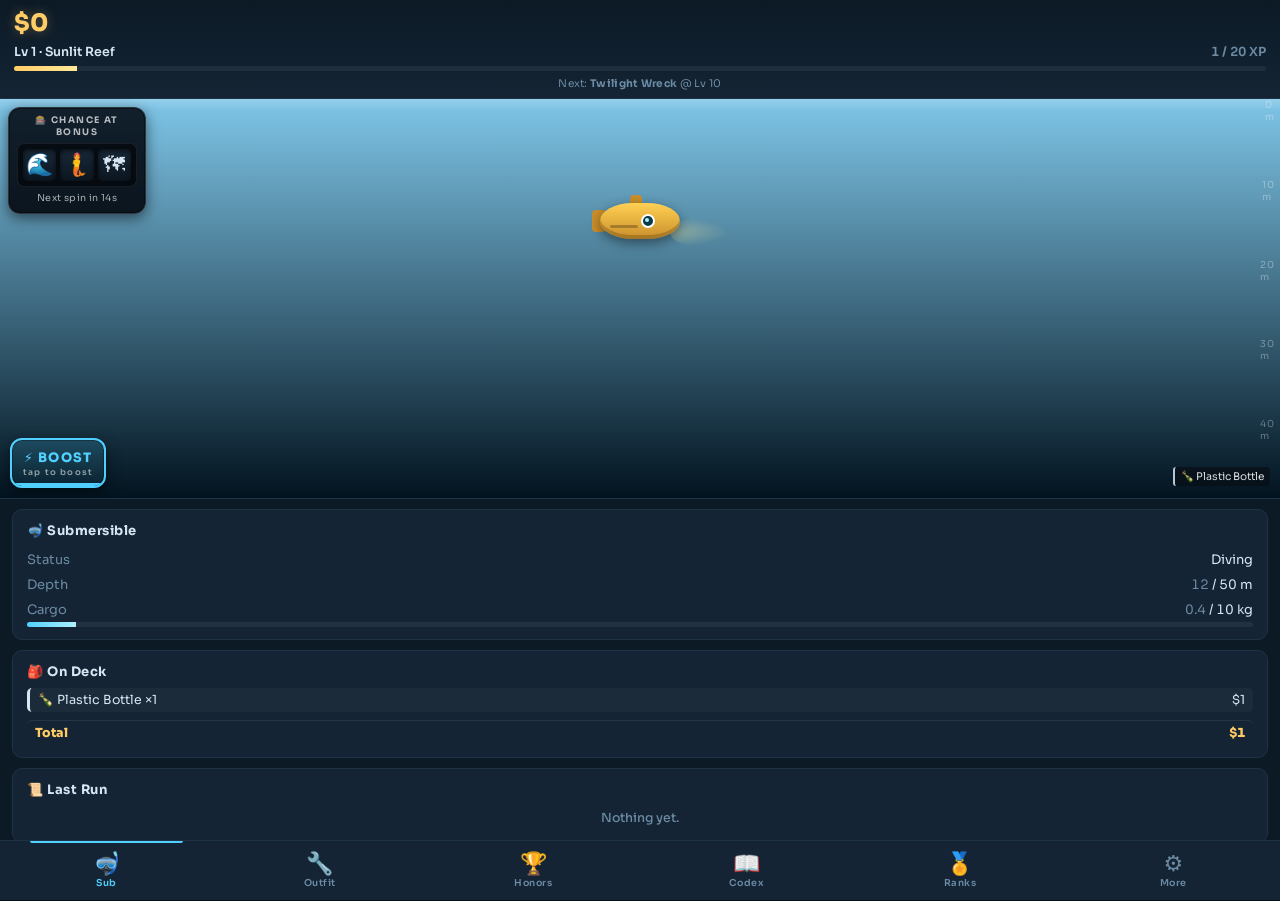
<file: mobile/index.html>
<!DOCTYPE html>
<html lang="en">
<head>
<meta charset="UTF-8" />
<meta name="viewport" content="width=device-width, initial-scale=1.0, viewport-fit=cover, user-scalable=no" />
<meta name="apple-mobile-web-app-capable" content="yes" />
<meta name="apple-mobile-web-app-status-bar-style" content="black-translucent" />
<meta name="theme-color" content="#05101a" />
<title>Deep Sea Salvage</title>
<link rel="icon" type="image/svg+xml" href="favicon.svg" />
<link rel="apple-touch-icon" href="favicon.svg" />
<link rel="manifest" href="manifest.json" />
<link rel="preconnect" href="https://fonts.googleapis.com" />
<link rel="preconnect" href="https://fonts.gstatic.com" crossorigin />
<link href="https://fonts.googleapis.com/css2?family=Sora:wght@300;400;500;600;700;800&display=swap" rel="stylesheet" />
<link rel="stylesheet" href="style.css" />
</head>
<body>
<div id="app">

  <header id="topbar">
    <div class="top-row">
      <div class="cash-wrap">
        <div class="cash">$<span id="cash">0</span></div>
        <div class="prestige-badge" id="prestigeBadge"></div>
      </div>
      <div id="chestTray" class="chest-tray"></div>
    </div>
    <div class="level-row">
      <div class="level-label">
        Lv <span id="headerLevel">1</span> · <span id="headerBiome">Sunlit Reef</span>
      </div>
      <div class="level-meta">
        <span id="levelMoney">0</span> / <span id="levelMoneyMax">100</span> XP
      </div>
    </div>
    <div class="bar"><div class="bar-fill bar-fill-level" id="levelBar"></div></div>
    <div class="next-biome-info" id="nextBiomeInfo">10 levels to Twilight Wreck</div>
  </header>

  <main id="ocean">
    <div id="surface"></div>
    <div id="water">
      <div id="sub">
        <div class="sub-light"></div>
        <div class="sub-fin"></div>
        <div class="sub-prop"></div>
        <div class="sub-body">
          <div class="sub-window"></div>
          <div class="sub-stripe"></div>
        </div>
      </div>
    </div>
    <div id="depthMarkers"></div>
    <div id="chestHaul" class="chest-haul"></div>

    <div id="slotMachine" class="slot-machine" data-state="idle">
      <div class="slot-title">🎰 CHANCE AT BONUS</div>
      <div class="slot-reels">
        <div class="slot-reel" id="slotReel0"><div class="slot-strip">🌊</div></div>
        <div class="slot-reel" id="slotReel1"><div class="slot-strip">🧜</div></div>
        <div class="slot-reel" id="slotReel2"><div class="slot-strip">🗺</div></div>
      </div>
      <div class="slot-status">Next spin in 15s</div>
    </div>

    <div id="log"></div>

    <button id="boostBtn" class="boost-btn" title="Boost">
      <span class="boost-label">⚡ BOOST</span>
      <span class="boost-sub">tap</span>
      <span class="boost-cooldown" id="boostCooldown"></span>
    </button>
  </main>

  <section id="bottomSheet">
    <div class="sheet-content">

      <div class="tab-pane active" data-tab="sub">
        <div class="card">
          <h3>🤿 Submersible</h3>
          <div class="stat"><span>Status</span><span id="status">Surface</span></div>
          <div class="stat"><span>Depth</span><span><span id="depth">0</span> / <span id="maxDepth">50</span> m</span></div>
          <div class="stat"><span>Cargo</span><span><span id="cargo">0</span> / <span id="cargoMax">4</span> kg</span></div>
          <div class="bar"><div class="bar-fill" id="cargoBar"></div></div>
        </div>

        <div class="card">
          <h3>🎒 On Deck</h3>
          <div id="activeEffect" class="active-effect empty"></div>
          <ul id="currentCargo" class="cargo-list"><li class="muted">Empty</li></ul>
        </div>

        <div class="card">
          <h3>📜 Last Run</h3>
          <ul id="lastHaul"><li class="muted">Nothing yet.</li></ul>
        </div>
      </div>

      <div class="tab-pane" data-tab="outfit">
        <div class="card">
          <h3>🔧 Outfitting</h3>
          <div id="upgrades"></div>
        </div>

        <div class="card" id="prestigePanel">
          <h3>⚓ Promotion</h3>
          <div class="stat"><span>Rank</span><span id="subTier">Deckhand</span></div>
          <div class="stat"><span>Rarity upgrade</span><span id="prestigeRarity">+0%</span></div>
          <div class="stat"><span>Loot worth</span><span id="prestigeMult">+0%</span></div>
          <div class="stat"><span>Pearls banked</span><span id="prestigePearls">0</span></div>
          <div class="stat"><span>Pending pearls</span><span id="prestigePending">0</span></div>
          <div class="stat"><span>Next rank</span><span id="nextTierInfo">Salvager @ Lv 10</span></div>
          <button id="prestigeBtn" class="prestige-btn" disabled>Upgrade Sub</button>
          <div class="muted prestige-hint">Each promotion: +3% chance per loot roll to bump the item up one rarity tier. Pearls give +0.5% loot value forever — bank more by pushing further before promoting.</div>
        </div>
      </div>

      <div class="tab-pane" data-tab="honors">
        <div class="card">
          <h3>🏆 Honors <span class="muted" id="achCount">0/0</span></h3>
          <div id="achievements" class="achievement-list"></div>
        </div>
      </div>

      <div class="tab-pane" data-tab="codex">
        <div class="card">
          <h3>📖 Field Journal <span class="muted" id="codexCount">0/0</span></h3>
          <div id="codex" class="codex-grid"></div>
        </div>

        <div class="card">
          <h3>📊 Captain's Log</h3>
          <div class="stat"><span>Total earned</span><span>$<span id="lifeEarned">0</span></span></div>
          <div class="stat"><span>Items found</span><span id="lifeItems">0</span></div>
          <div class="stat"><span>Dives</span><span id="lifeDives">0</span></div>
          <div class="stat"><span>Boosts used</span><span id="lifeBoosts">0</span></div>
          <div class="stat"><span>Rare+ finds</span><span id="lifeRare">0</span></div>
          <div class="stat"><span>Slot wins</span><span id="lifeBonus">0</span></div>
        </div>
      </div>

      <div class="tab-pane" data-tab="ranks">
        <div class="card">
          <h3>🏅 Leaderboard</h3>
          <div class="lb-name-row">
            <input id="lbName" placeholder="Display name" maxlength="32" />
            <button id="lbSync" class="ghost">Sync</button>
          </div>
          <div class="lb-tabs">
            <button class="lb-tab active" data-metric="total_earned">Cash</button>
            <button class="lb-tab" data-metric="level">Level</button>
            <button class="lb-tab" data-metric="prestige_count">Promotes</button>
            <button class="lb-tab" data-metric="jackpots">Jackpots</button>
            <button class="lb-tab" data-metric="pearls">Pearls</button>
            <button class="lb-tab" data-metric="total_dives">Dives</button>
          </div>
          <div id="lbBoard" class="lb-board"></div>
        </div>
      </div>

      <div class="tab-pane" data-tab="more">
        <div class="card">
          <h3>⚙ Options</h3>
          <button id="howToBtn" class="ghost block">How to Play</button>
          <button id="adminBtn" class="ghost block">Admin</button>
          <button id="resetBtn" class="ghost block danger">Reset Save</button>
          <a href="../index.html?splash=1" class="ghost block">‹ Back to Menu</a>
        </div>
      </div>

    </div>
  </section>

  <nav id="tabbar">
    <button class="tab-btn active" data-tab="sub" aria-label="Submersible">
      <span class="tab-icon">🤿</span><span class="tab-label">Sub</span>
    </button>
    <button class="tab-btn" data-tab="outfit" aria-label="Outfitting">
      <span class="tab-icon">🔧</span><span class="tab-label">Outfit</span>
    </button>
    <button class="tab-btn" data-tab="honors" aria-label="Honors">
      <span class="tab-icon">🏆</span><span class="tab-label">Honors</span>
    </button>
    <button class="tab-btn" data-tab="codex" aria-label="Codex">
      <span class="tab-icon">📖</span><span class="tab-label">Codex</span>
    </button>
    <button class="tab-btn" data-tab="ranks" aria-label="Leaderboard">
      <span class="tab-icon">🏅</span><span class="tab-label">Ranks</span>
    </button>
    <button class="tab-btn" data-tab="more" aria-label="More">
      <span class="tab-icon">⚙</span><span class="tab-label">More</span>
    </button>
  </nav>

</div>

<div id="howToOverlay" class="howto-overlay" hidden>
  <div class="howto-modal">
    <button class="howto-close" id="howToClose" aria-label="Close">×</button>
    <h2>🤿 How to Play</h2>
    <div class="howto-body">
      <section>
        <h3>🌊 Dive cycle</h3>
        <p>Your sub auto-dives, collects loot, and surfaces to sell. You don't pilot it — you upgrade it.</p>
      </section>
      <section>
        <h3>⚡ Boost</h3>
        <p>Tap the boost button for +200% speed and pickup rate. Tap again while active to add +1 second, up to a 10s cap. Cooldown starts after it ends.</p>
      </section>
      <section>
        <h3>🔧 Outfitting</h3>
        <p>Spend cash to upgrade Hull, Thrusters, Cargo, Sonar, and Appraiser. Levels reset on Promotion.</p>
      </section>
      <section>
        <h3>🎒 On Deck &amp; encounters</h3>
        <p>Items collected this dive show in the Sub tab. Every encounter — bonuses (<strong>Lucky Current</strong>, <strong>Mermaid's Kiss</strong>, <strong>Treasure Map</strong>) and the <strong>Shark Attack</strong> hazard — comes from the Salvage Slot.</p>
      </section>
      <section>
        <h3>🎰 Salvage Slot</h3>
        <p>The slot in the corner auto-pulls every 15s. Triple matches: 🌊 Lucky Current (2× cargo, 15s), 🧜 Mermaid's Kiss (2× value, 15s), 🗺 Treasure Map (legendary picks at 10× value, 30s), 🌟 Jackpot (all three, 30s). 🦈 triple = Shark Attack (no loot for 10s).</p>
      </section>
      <section>
        <h3>📦 Treasure chests</h3>
        <p>Bronze/Silver/Gold chests spawn occasionally. Tap to add to your tray (next to the cash). Tap a tray chest to open — multi-item rolls biased toward higher rarity.</p>
      </section>
      <section>
        <h3>⚓ Promotion &amp; pearls</h3>
        <p>Hit a tier's level threshold (every 10 levels) to promote. Promotion banks <strong>pearls</strong> based on your run's lifetime earnings and resets level/cash/upgrades. Each pearl is +0.5% loot value, forever.</p>
      </section>
      <section>
        <h3>🏆 Honors</h3>
        <p>Achievements unlock as you play but aren't free — open the Honors tab and tap each one to claim its cash reward.</p>
      </section>
      <section>
        <h3>📖 Field Journal</h3>
        <p>Tracks every unique item you've ever salvaged. Empty slots are still out there.</p>
      </section>
    </div>
  </div>
</div>

<div id="adminOverlay" class="howto-overlay" hidden>
  <div class="howto-modal admin-modal">
    <button class="howto-close" id="adminClose" aria-label="Close">×</button>
    <h2>🛠 Admin</h2>
    <div id="adminGate">
      <input id="adminPw" type="password" placeholder="Password" autocomplete="off" inputmode="numeric" />
      <button id="adminUnlock" class="ghost block">Unlock</button>
    </div>
    <div id="adminTools" hidden>
      <button id="adminLvlBtn"   class="ghost block">+10 Lv</button>
      <button id="adminCashBtn"  class="ghost block">+$1M</button>
      <button id="adminBoostBtn" class="ghost block">Boost: OFF</button>
    </div>
  </div>
</div>

<script src="game.js?v=39"></script>
<script src="../get-bricked.js?v=3"></script>
</body>
</html>
</file>
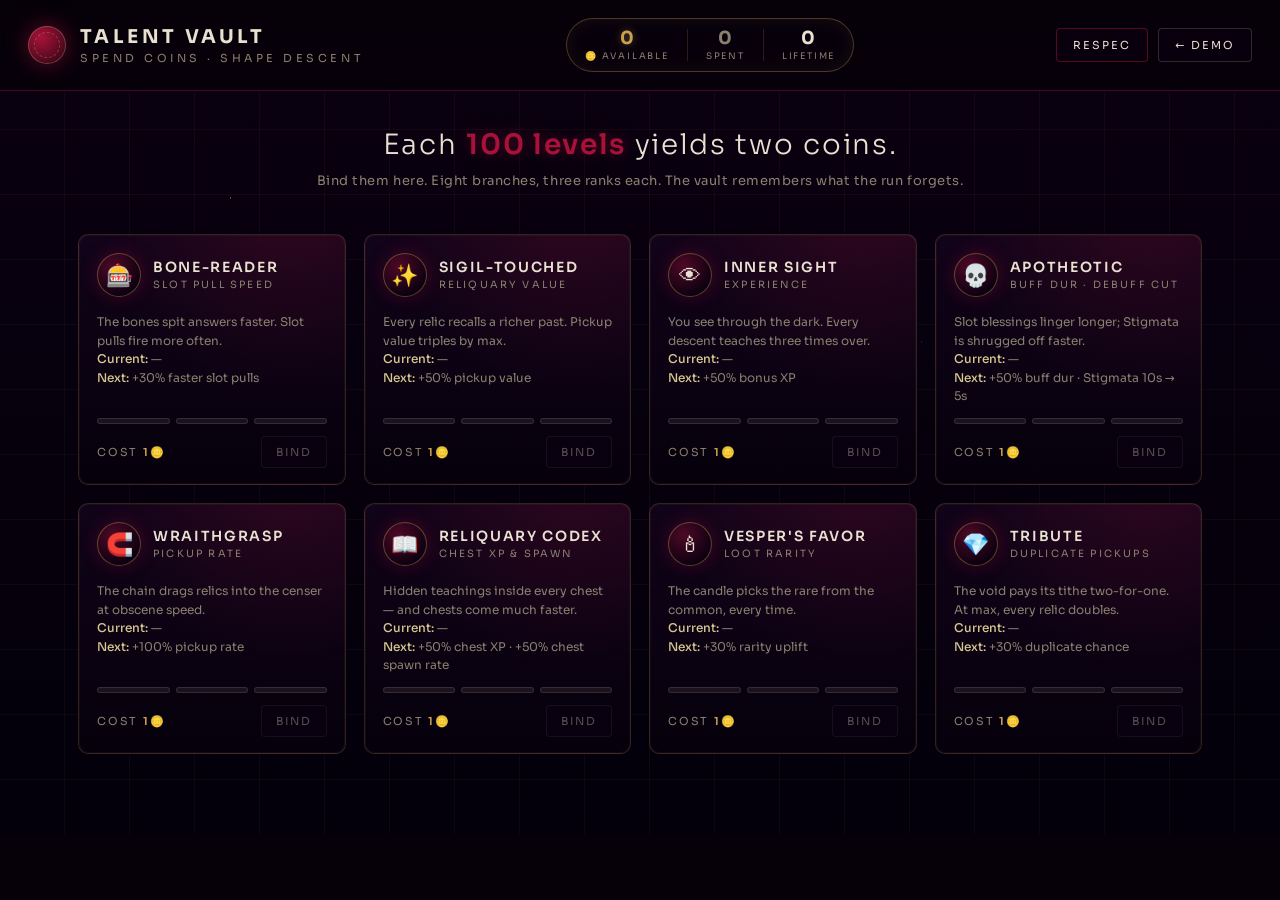
<file: ascend/expand/index.html>
<!DOCTYPE html>
<html lang="en">
<head>
<meta charset="UTF-8" />
<meta name="viewport" content="width=device-width, initial-scale=1.0" />
<title>Ascension — Talent Vault</title>
<link rel="icon" type="image/svg+xml" href="../../favicon.svg" />
<link rel="preconnect" href="https://fonts.googleapis.com" />
<link rel="preconnect" href="https://fonts.gstatic.com" crossorigin />
<link href="https://fonts.googleapis.com/css2?family=Sora:wght@300;400;500;600;700;800&display=swap" rel="stylesheet" />
<style>
  :root {
    --void:        #060008;
    --abyss:       #0a0010;
    --bone:        #e8e0d0;
    --bone-dim:    #8a8070;
    --crimson:     #a8123a;
    --crimson-dim: #5a0a20;
    --sigil-gold:  #c8a050;
    --witchfire:   #56a040;
    --halo:        #d8c890;
  }
  * { box-sizing: border-box; }
  html, body {
    margin: 0;
    padding: 0;
    min-height: 100%;
    background: var(--void);
    color: var(--bone);
    font-family: 'Sora', system-ui, sans-serif;
    font-weight: 400;
    -webkit-font-smoothing: antialiased;
  }
  body {
    background:
      radial-gradient(1px 1px at 18% 22%, rgba(200,160,80,0.5) 50%, transparent 60%),
      radial-gradient(1px 1px at 72% 38%, rgba(168,18,58,0.45) 50%, transparent 60%),
      radial-gradient(1.5px 1.5px at 32% 80%, rgba(232,224,208,0.4) 50%, transparent 60%),
      radial-gradient(1px 1px at 84% 76%, rgba(200,160,80,0.45) 50%, transparent 60%),
      radial-gradient(1px 1px at 46% 14%, rgba(168,18,58,0.35) 50%, transparent 60%),
      repeating-linear-gradient(to bottom, transparent 0, transparent 64px, rgba(200,160,80,0.05) 64px, rgba(200,160,80,0.05) 65px),
      repeating-linear-gradient(to right, transparent 0, transparent 64px, rgba(200,160,80,0.05) 64px, rgba(200,160,80,0.05) 65px),
      linear-gradient(180deg, #0a0010 0%, #02000a 100%);
    background-attachment: fixed;
  }

  /* ---------- Header / star counter ---------- */
  header.vault-head {
    position: sticky;
    top: 0;
    z-index: 10;
    backdrop-filter: blur(8px);
    background: linear-gradient(180deg, rgba(6,0,8,0.92) 0%, rgba(6,0,8,0.7) 100%);
    border-bottom: 1px solid rgba(168,18,58,0.4);
    padding: 18px 28px;
    display: flex;
    align-items: center;
    justify-content: space-between;
    gap: 16px;
    flex-wrap: wrap;
  }
  .crest {
    display: flex;
    align-items: center;
    gap: 14px;
  }
  .crest-mark {
    width: 38px;
    height: 38px;
    border-radius: 50%;
    background: radial-gradient(circle at 35% 30%, var(--crimson) 0%, var(--crimson-dim) 60%, #1a0008 100%);
    box-shadow:
      0 0 0 1px rgba(232,224,208,0.25) inset,
      0 0 22px rgba(168,18,58,0.55);
    position: relative;
  }
  .crest-mark::after {
    content: "";
    position: absolute;
    inset: 6px;
    border-radius: 50%;
    border: 1px dashed rgba(200,160,80,0.6);
    opacity: 0.6;
  }
  .crest h1 {
    margin: 0;
    font-weight: 700;
    font-size: 19px;
    letter-spacing: 0.18em;
    text-transform: uppercase;
    color: var(--bone);
  }
  .crest h1 small {
    display: block;
    font-size: 11px;
    letter-spacing: 0.32em;
    color: var(--bone-dim);
    font-weight: 400;
    margin-top: 2px;
  }
  .coin-bank {
    display: flex;
    align-items: center;
    gap: 18px;
    padding: 10px 18px;
    border: 1px solid rgba(200,160,80,0.35);
    border-radius: 999px;
    background: rgba(10,0,16,0.55);
    box-shadow: 0 0 18px rgba(200,160,80,0.08) inset;
  }
  .bank-cell {
    display: flex;
    flex-direction: column;
    align-items: center;
    line-height: 1;
  }
  .bank-cell .num {
    font-weight: 700;
    font-size: 18px;
    color: var(--sigil-gold);
    text-shadow: 0 0 8px rgba(200,160,80,0.45);
  }
  .bank-cell.spent .num { color: var(--bone-dim); text-shadow: none; }
  .bank-cell.lifetime .num { color: var(--bone); text-shadow: none; }
  .bank-cell .label {
    font-size: 9px;
    letter-spacing: 0.2em;
    text-transform: uppercase;
    color: var(--bone-dim);
    margin-top: 5px;
  }
  .bank-sep {
    width: 1px;
    align-self: stretch;
    background: rgba(200,160,80,0.18);
  }
  header .actions { display: flex; gap: 10px; }
  .btn {
    font-family: inherit;
    font-size: 11px;
    letter-spacing: 0.18em;
    text-transform: uppercase;
    padding: 9px 16px;
    border-radius: 4px;
    cursor: pointer;
    border: 1px solid rgba(168,18,58,0.5);
    background: rgba(10,0,16,0.7);
    color: var(--bone);
    transition: all 0.15s ease;
  }
  .btn:hover {
    border-color: var(--crimson);
    background: rgba(168,18,58,0.18);
    box-shadow: 0 0 14px rgba(168,18,58,0.3);
  }
  .btn.ghost { border-color: rgba(232,224,208,0.18); }
  .btn.ghost:hover { border-color: rgba(232,224,208,0.5); background: rgba(232,224,208,0.05); box-shadow: none; }

  /* ---------- Lead-in copy ---------- */
  .lead {
    max-width: 920px;
    margin: 36px auto 24px;
    padding: 0 28px;
    text-align: center;
  }
  .lead h2 {
    margin: 0 0 8px;
    font-weight: 300;
    font-size: 28px;
    letter-spacing: 0.06em;
    color: var(--bone);
  }
  .lead h2 em {
    font-style: normal;
    color: var(--crimson);
    font-weight: 600;
    text-shadow: 0 0 14px rgba(168,18,58,0.5);
  }
  .lead p {
    margin: 0;
    color: var(--bone-dim);
    font-size: 13px;
    letter-spacing: 0.04em;
    line-height: 1.7;
  }

  /* ---------- Talent grid ---------- */
  .vault {
    max-width: 1180px;
    margin: 0 auto;
    padding: 18px 28px 80px;
    display: grid;
    grid-template-columns: repeat(auto-fill, minmax(260px, 1fr));
    gap: 18px;
  }
  .talent {
    position: relative;
    border: 1px solid rgba(200,160,80,0.22);
    border-radius: 10px;
    background:
      radial-gradient(circle at 80% -10%, rgba(168,18,58,0.18) 0%, transparent 55%),
      linear-gradient(180deg, rgba(20,4,28,0.85) 0%, rgba(6,0,12,0.95) 100%);
    padding: 18px 18px 16px;
    display: flex;
    flex-direction: column;
    min-height: 230px;
    transition: all 0.18s ease;
    overflow: hidden;
  }
  .talent::before {
    content: "";
    position: absolute;
    inset: 0;
    pointer-events: none;
    border-radius: 10px;
    box-shadow: 0 0 0 1px rgba(232,224,208,0.04) inset;
  }
  .talent:hover {
    border-color: rgba(200,160,80,0.55);
    transform: translateY(-2px);
    box-shadow: 0 12px 28px rgba(0,0,0,0.55), 0 0 22px rgba(200,160,80,0.08);
  }
  .talent.maxed {
    border-color: rgba(86,160,64,0.5);
    background:
      radial-gradient(circle at 80% -10%, rgba(86,160,64,0.18) 0%, transparent 55%),
      linear-gradient(180deg, rgba(8,20,8,0.85) 0%, rgba(2,8,4,0.95) 100%);
  }
  .talent.locked { opacity: 0.55; }
  .t-head {
    display: flex;
    align-items: center;
    gap: 12px;
    margin-bottom: 10px;
  }
  .t-icon {
    width: 44px;
    height: 44px;
    border-radius: 50%;
    background: radial-gradient(circle at 35% 30%, rgba(168,18,58,0.4), rgba(10,0,16,1) 75%);
    display: grid;
    place-items: center;
    font-size: 22px;
    box-shadow: 0 0 0 1px rgba(200,160,80,0.4) inset, 0 0 18px rgba(168,18,58,0.3);
    flex-shrink: 0;
  }
  .talent.maxed .t-icon {
    box-shadow: 0 0 0 1px rgba(86,160,64,0.6) inset, 0 0 22px rgba(86,160,64,0.4);
  }
  .t-name {
    font-weight: 600;
    font-size: 14px;
    letter-spacing: 0.12em;
    text-transform: uppercase;
    color: var(--bone);
    line-height: 1.2;
  }
  .t-tag {
    font-size: 10px;
    letter-spacing: 0.22em;
    text-transform: uppercase;
    color: var(--bone-dim);
    margin-top: 3px;
  }
  .t-desc {
    font-size: 12px;
    color: var(--bone-dim);
    line-height: 1.55;
    flex-grow: 1;
    margin: 6px 0 12px;
  }
  .t-desc strong { color: var(--halo); font-weight: 500; }

  /* Rank pips */
  .pips {
    display: flex;
    gap: 6px;
    margin-bottom: 12px;
  }
  .pip {
    flex: 1;
    height: 6px;
    border-radius: 999px;
    background: rgba(232,224,208,0.08);
    border: 1px solid rgba(232,224,208,0.12);
  }
  .pip.on {
    background: linear-gradient(90deg, var(--sigil-gold), var(--halo));
    border-color: rgba(200,160,80,0.6);
    box-shadow: 0 0 10px rgba(200,160,80,0.45);
  }
  .talent.maxed .pip.on {
    background: linear-gradient(90deg, var(--witchfire), #8ed26a);
    border-color: rgba(86,160,64,0.7);
    box-shadow: 0 0 12px rgba(86,160,64,0.5);
  }

  /* Footer of card: cost + buy */
  .t-foot {
    display: flex;
    align-items: center;
    justify-content: space-between;
    gap: 10px;
  }
  .t-cost {
    font-size: 11px;
    letter-spacing: 0.16em;
    text-transform: uppercase;
    color: var(--bone-dim);
  }
  .t-cost b {
    color: var(--sigil-gold);
    font-weight: 600;
  }
  .t-buy {
    font-family: inherit;
    font-size: 11px;
    letter-spacing: 0.18em;
    text-transform: uppercase;
    padding: 8px 14px;
    border-radius: 4px;
    cursor: pointer;
    border: 1px solid var(--crimson);
    background: linear-gradient(180deg, rgba(168,18,58,0.4), rgba(90,10,32,0.6));
    color: var(--bone);
    transition: all 0.15s ease;
  }
  .t-buy:hover:not(:disabled) {
    background: linear-gradient(180deg, rgba(168,18,58,0.7), rgba(120,15,42,0.8));
    box-shadow: 0 0 18px rgba(168,18,58,0.45);
  }
  .t-buy:disabled {
    opacity: 0.35;
    cursor: not-allowed;
    border-color: rgba(232,224,208,0.18);
    background: rgba(20,4,28,0.6);
  }
  .t-buy.maxed-btn {
    border-color: rgba(86,160,64,0.6);
    background: rgba(86,160,64,0.18);
    cursor: default;
    color: var(--witchfire);
  }

  /* ---------- Toast ---------- */
  #toast {
    position: fixed;
    left: 50%;
    bottom: 36px;
    transform: translateX(-50%) translateY(20px);
    padding: 12px 22px;
    border-radius: 999px;
    background: rgba(10,0,16,0.95);
    border: 1px solid rgba(200,160,80,0.5);
    color: var(--bone);
    font-size: 12px;
    letter-spacing: 0.16em;
    text-transform: uppercase;
    box-shadow: 0 12px 30px rgba(0,0,0,0.7), 0 0 22px rgba(200,160,80,0.15);
    opacity: 0;
    pointer-events: none;
    transition: opacity 0.25s ease, transform 0.25s ease;
    z-index: 50;
  }
  #toast.show {
    opacity: 1;
    transform: translateX(-50%) translateY(0);
  }
  #toast.bad { border-color: rgba(168,18,58,0.7); box-shadow: 0 12px 30px rgba(0,0,0,0.7), 0 0 22px rgba(168,18,58,0.25); }

  /* ---------- Modal (respec confirm) ---------- */
  .modal-bg {
    position: fixed;
    inset: 0;
    background: rgba(0,0,0,0.7);
    backdrop-filter: blur(4px);
    display: none;
    align-items: center;
    justify-content: center;
    z-index: 100;
  }
  .modal-bg.show { display: flex; }
  .modal {
    max-width: 420px;
    width: calc(100% - 40px);
    background: linear-gradient(180deg, rgba(20,4,28,0.98), rgba(6,0,12,0.98));
    border: 1px solid var(--crimson);
    border-radius: 10px;
    padding: 24px;
    box-shadow: 0 20px 60px rgba(0,0,0,0.8), 0 0 30px rgba(168,18,58,0.3);
    text-align: center;
  }
  .modal h3 {
    margin: 0 0 10px;
    font-weight: 600;
    letter-spacing: 0.18em;
    text-transform: uppercase;
    color: var(--crimson);
    font-size: 15px;
  }
  .modal p {
    margin: 0 0 20px;
    color: var(--bone-dim);
    font-size: 13px;
    line-height: 1.6;
  }
  .modal .row { display: flex; gap: 10px; justify-content: center; }

  @media (max-width: 600px) {
    header.vault-head { padding: 14px 16px; }
    .crest h1 { font-size: 16px; }
    .coin-bank { padding: 8px 12px; gap: 12px; }
    .vault { padding: 14px 16px 60px; gap: 14px; }
    .lead { padding: 0 16px; margin-top: 24px; }
    .lead h2 { font-size: 22px; }
  }

  /* Embedded mode (iframed inside the live ascension page). The parent
     modal supplies its own close button, so the back-button is hidden
     and the sticky header is collapsed to a slim coin-bank strip. */
  body.embed header.vault-head { padding: 12px 16px; border-bottom: 1px solid rgba(168,18,58,0.3); }
  body.embed .crest h1 { font-size: 14px; }
  body.embed .crest h1 small { display: none; }
  body.embed header .actions #backBtn { display: none; }
  body.embed .lead { margin: 16px auto 8px; }
  body.embed .lead h2 { font-size: 20px; }
  body.embed .lead p { font-size: 12px; }
  /* Reserve room at the bottom so the sticky Continue bar doesn't cover
     the last row of talent cards. */
  body.embed .vault { padding-top: 8px; padding-bottom: 110px; }

  /* Continue bar — sticky footer when embedded, hidden otherwise. */
  .embed-continue { display: none; }
  body.embed .embed-continue {
    display: flex;
    position: fixed;
    left: 0;
    right: 0;
    bottom: 0;
    z-index: 40;
    justify-content: center;
    padding: 18px 16px 22px;
    background: linear-gradient(0deg, rgba(6,0,8,0.95) 40%, rgba(6,0,8,0) 100%);
    pointer-events: none;
  }
  body.embed #embedContinueBtn {
    pointer-events: auto;
    padding: 16px 44px;
    background: linear-gradient(180deg, #56a040 0%, #2f6028 100%);
    color: #fff;
    border: 2px solid #d8c890;
    border-radius: 8px;
    font-family: 'Sora', sans-serif;
    font-size: 18px;
    font-weight: 800;
    letter-spacing: 3.5px;
    text-transform: uppercase;
    cursor: pointer;
    text-shadow: 0 0 8px rgba(216, 200, 144, 0.55), 0 2px 0 #1a3010;
    box-shadow: 0 0 26px rgba(86, 160, 64, 0.7), 0 6px 0 #1a3010;
    animation: embedContinuePulse 1.6s ease-in-out infinite;
    transition: filter 120ms ease;
  }
  body.embed #embedContinueBtn:hover { filter: brightness(1.12); }
  body.embed #embedContinueBtn:active { transform: translateY(2px); box-shadow: 0 0 18px rgba(86,160,64,0.6), 0 2px 0 #1a3010; }
  @keyframes embedContinuePulse {
    0%, 100% { box-shadow: 0 0 26px rgba(86, 160, 64, 0.7), 0 6px 0 #1a3010; }
    50%      { box-shadow: 0 0 40px rgba(86, 160, 64, 0.98), 0 6px 0 #1a3010; }
  }
</style>
</head>
<body>
  <header class="vault-head">
    <div class="crest">
      <div class="crest-mark"></div>
      <h1>
        Talent Vault
        <small>Spend coins · shape descent</small>
      </h1>
    </div>
    <div class="coin-bank">
      <div class="bank-cell">
        <span class="num" id="coinsAvail">0</span>
        <span class="label">🪙 Available</span>
      </div>
      <div class="bank-sep"></div>
      <div class="bank-cell spent">
        <span class="num" id="coinsSpent">0</span>
        <span class="label">Spent</span>
      </div>
      <div class="bank-sep"></div>
      <div class="bank-cell lifetime">
        <span class="num" id="coinsLifetime">0</span>
        <span class="label">Lifetime</span>
      </div>
    </div>
    <div class="actions">
      <button class="btn" id="respecBtn">Respec</button>
      <button class="btn ghost" id="backBtn" onclick="location.href='./demo.html'">← Demo</button>
    </div>
  </header>

  <div class="lead">
    <h2>Each <em>100 levels</em> yields two coins.</h2>
    <p>Bind them here. Eight branches, three ranks each. The vault remembers what the run forgets.</p>
  </div>

  <div class="vault" id="talentGrid"></div>

  <div id="toast"></div>

  <!-- Continue bar — only visible in embed mode (iframed inside the live
       ascension page). Clicking closes the modal and triggers ascend on
       the parent. -->
  <div id="embedContinue" class="embed-continue">
    <button type="button" id="embedContinueBtn">CONTINUE ›</button>
  </div>

  <div class="modal-bg" id="respecModal">
    <div class="modal">
      <h3>Unbind all talents?</h3>
      <p>Every coin you've spent will return to your bank. Talent ranks reset to zero.</p>
      <div class="row">
        <button class="btn" id="respecConfirm">Yes, unbind</button>
        <button class="btn ghost" id="respecCancel">Cancel</button>
      </div>
    </div>
  </div>

<script>
(() => {
  'use strict';

  // Detect embed mode (running inside the ascension page's iframe modal).
  // Parent supplies the close button, so we hide the page's own chrome.
  if (typeof location !== 'undefined' && /[?&]embed=1\b/.test(location.search)) {
    document.body.classList.add('embed');
  }

  // ---------------- Talent definitions ----------------
  // Flat cost: every rank is 1 coin (3 coins to fully max one talent,
  // 24 coins to max all 8 — = 12 full Lv 100 runs at 2 coins/run).
  // Effects are stored as numbers (multipliers / additive %) so the engine
  // can apply them later. For now this page just owns the spend + persist.
  const TALENTS = [
    {
      id: 'slot_luck',
      icon: '🎰',
      name: 'Bone-Reader',
      tag: 'Slot pull speed',
      desc: 'The bones spit answers faster. Slot pulls fire more often.',
      ranks: [
        { val: 0.30, label: '+30% faster slot pulls' },
        { val: 0.60, label: '+60% faster slot pulls' },
        { val: 1.00, label: '+100% faster slot pulls (½ interval)' },
      ],
    },
    {
      id: 'cash_boost',
      icon: '✨',
      name: 'Sigil-Touched',
      tag: 'Reliquary value',
      desc: 'Every relic recalls a richer past. Pickup value triples by max.',
      ranks: [
        { val: 0.50, label: '+50% pickup value' },
        { val: 1.00, label: '+100% pickup value' },
        { val: 2.00, label: '+200% pickup value' },
      ],
    },
    {
      id: 'xp_boost',
      icon: '👁',
      name: 'Inner Sight',
      tag: 'Experience',
      desc: 'You see through the dark. Every descent teaches three times over.',
      ranks: [
        { val: 0.50, label: '+50% bonus XP' },
        { val: 1.00, label: '+100% bonus XP' },
        { val: 2.00, label: '+200% bonus XP' },
      ],
    },
    {
      id: 'buff_dur',
      icon: '💀',
      name: 'Apotheotic',
      tag: 'Buff dur · debuff cut',
      desc: 'Slot blessings linger longer; Stigmata is shrugged off faster.',
      ranks: [
        { val: 0.50, label: '+50% buff dur · Stigmata 10s → 5s' },
        { val: 1.00, label: '+100% buff dur · Stigmata 10s → 3s' },
        { val: 2.00, label: '+200% buff dur · Stigmata 10s → 2s' },
      ],
    },
    {
      id: 'magnet',
      icon: '🧲',
      name: 'Wraithgrasp',
      tag: 'Pickup rate',
      desc: 'The chain drags relics into the censer at obscene speed.',
      ranks: [
        { val: 1.00, label: '+100% pickup rate' },
        { val: 2.50, label: '+250% pickup rate' },
        { val: 5.00, label: '+500% pickup rate' },
      ],
    },
    {
      id: 'cascade',
      icon: '📖',
      name: 'Reliquary Codex',
      tag: 'Chest XP & spawn',
      desc: 'Hidden teachings inside every chest — and chests come much faster.',
      ranks: [
        { val: 0.50, label: '+50% chest XP · +50% chest spawn rate' },
        { val: 1.00, label: '+100% chest XP · +100% chest spawn rate' },
        { val: 2.00, label: '+200% chest XP · +200% chest spawn rate' },
      ],
    },
    {
      id: 'rarity',
      icon: '🕯',
      name: "Vesper's Favor",
      tag: 'Loot rarity',
      desc: 'The candle picks the rare from the common, every time.',
      ranks: [
        { val: 0.30, label: '+30% rarity uplift' },
        { val: 0.60, label: '+60% rarity uplift' },
        { val: 1.00, label: '+100% rarity uplift' },
      ],
    },
    {
      id: 'tribute',
      icon: '💎',
      name: 'Tribute',
      tag: 'Duplicate pickups',
      desc: 'The void pays its tithe two-for-one. At max, every relic doubles.',
      ranks: [
        { val: 0.30, label: '+30% duplicate chance' },
        { val: 0.50, label: '+50% duplicate chance' },
        { val: 1.00, label: '100% duplicate chance' },
      ],
    },
  ];

  const COST_PER_RANK = [1, 1, 1]; // flat — 1 coin per rank
  const TALENTS_KEY = 'ascension_talents_v1';
  const COINS_KEY = 'ascension_coins_v1'; // dedicated coin counter, separate from in-game stars

  // ---------------- Save / load ----------------
  function loadTalents() {
    try {
      const raw = localStorage.getItem(TALENTS_KEY);
      if (!raw) return defaultState();
      const parsed = JSON.parse(raw);
      // sanity-fill any new talents added later
      const ranks = {};
      for (const t of TALENTS) ranks[t.id] = Math.max(0, Math.min(3, parsed.ranks?.[t.id] | 0));
      return { ranks };
    } catch (e) {
      return defaultState();
    }
  }
  function defaultState() {
    const ranks = {};
    for (const t of TALENTS) ranks[t.id] = 0;
    return { ranks };
  }
  function saveTalents(state) {
    try { localStorage.setItem(TALENTS_KEY, JSON.stringify(state)); } catch (e) {}
  }

  // ---------------- Coin bank ----------------
  // Available = lifetime coins earned (1 per 100 levels) - coins bound to talents.
  // Coins are a separate currency from in-game stars; the engine bumps the
  // counter on each ascension via window.AscensionTalents.grantCoins(n).
  function lifetimeCoins() {
    try {
      const raw = localStorage.getItem(COINS_KEY);
      if (raw == null) return 0;
      const n = Number(JSON.parse(raw));
      return Number.isFinite(n) ? Math.max(0, Math.floor(n)) : 0;
    } catch (e) { return 0; }
  }
  function setLifetimeCoins(n) {
    try { localStorage.setItem(COINS_KEY, JSON.stringify(Math.max(0, Math.floor(n)))); } catch (e) {}
  }
  function spentCoins(state) {
    let total = 0;
    for (const t of TALENTS) {
      const r = state.ranks[t.id] | 0;
      for (let i = 0; i < r; i++) total += COST_PER_RANK[i];
    }
    return total;
  }
  function availableCoins(state) {
    return Math.max(0, lifetimeCoins() - spentCoins(state));
  }

  // ---------------- Render ----------------
  let state = loadTalents();
  const grid = document.getElementById('talentGrid');
  const $avail = document.getElementById('coinsAvail');
  const $spent = document.getElementById('coinsSpent');
  const $life = document.getElementById('coinsLifetime');

  function rankCostNext(rank) { return rank >= 3 ? null : COST_PER_RANK[rank]; }

  function renderBank() {
    $avail.textContent = availableCoins(state);
    $spent.textContent = spentCoins(state);
    $life.textContent = lifetimeCoins();
  }

  function renderGrid() {
    grid.innerHTML = '';
    const avail = availableCoins(state);
    for (const t of TALENTS) {
      const rank = state.ranks[t.id] | 0;
      const next = rankCostNext(rank);
      const maxed = rank >= 3;
      const card = document.createElement('div');
      card.className = 'talent' + (maxed ? ' maxed' : '');
      const currentEffect = rank > 0 ? t.ranks[rank - 1].label : '—';
      const nextEffect = !maxed ? t.ranks[rank].label : 'Bound at full';
      card.innerHTML = `
        <div class="t-head">
          <div class="t-icon">${t.icon}</div>
          <div>
            <div class="t-name">${t.name}</div>
            <div class="t-tag">${t.tag}</div>
          </div>
        </div>
        <div class="t-desc">
          ${t.desc}<br>
          <strong>Current:</strong> ${currentEffect}<br>
          <strong>${maxed ? 'Maxed' : 'Next'}:</strong> ${nextEffect}
        </div>
        <div class="pips">
          ${[0,1,2].map(i => `<div class="pip${i < rank ? ' on' : ''}"></div>`).join('')}
        </div>
        <div class="t-foot">
          <div class="t-cost">${maxed ? 'Rank 3 / 3' : `Cost <b>${next}🪙</b>`}</div>
          ${maxed
            ? `<button class="t-buy maxed-btn" disabled>Bound</button>`
            : `<button class="t-buy" data-id="${t.id}" ${avail < next ? 'disabled' : ''}>Bind</button>`
          }
        </div>
      `;
      grid.appendChild(card);
    }
    grid.querySelectorAll('.t-buy[data-id]').forEach(btn => {
      btn.addEventListener('click', () => bind(btn.dataset.id));
    });
  }

  function bind(id) {
    const t = TALENTS.find(x => x.id === id);
    if (!t) return;
    const rank = state.ranks[id] | 0;
    if (rank >= 3) return;
    const cost = COST_PER_RANK[rank];
    if (availableCoins(state) < cost) {
      toast(`Need ${cost}🪙 — descend further.`, true);
      return;
    }
    state.ranks[id] = rank + 1;
    saveTalents(state);
    renderBank();
    renderGrid();
    toast(`${t.name} → rank ${rank + 1}`);
  }

  // ---------------- Respec ----------------
  const respecModal = document.getElementById('respecModal');
  document.getElementById('respecBtn').addEventListener('click', () => {
    if (spentCoins(state) === 0) { toast('Nothing bound yet.', true); return; }
    respecModal.classList.add('show');
  });
  document.getElementById('respecCancel').addEventListener('click', () => respecModal.classList.remove('show'));
  document.getElementById('respecConfirm').addEventListener('click', () => {
    state = defaultState();
    saveTalents(state);
    respecModal.classList.remove('show');
    renderBank();
    renderGrid();
    toast('All coins unbound.');
  });
  respecModal.addEventListener('click', (e) => { if (e.target === respecModal) respecModal.classList.remove('show'); });

  // ---------------- Toast ----------------
  let toastTimer = null;
  function toast(msg, bad = false) {
    const el = document.getElementById('toast');
    el.textContent = msg;
    el.classList.toggle('bad', bad);
    el.classList.add('show');
    clearTimeout(toastTimer);
    toastTimer = setTimeout(() => el.classList.remove('show'), 1800);
  }

  // ---------------- Public hook for the engine ----------------
  // Other code (the ascension page / engine) can call this to read the
  // resolved modifiers without parsing the talent file. Returns
  // { slot_luck: 0.10, cash_boost: 0.06, ... } — values are the ACTIVE
  // rank's value, or 0 / null if the talent is at rank 0.
  window.AscensionTalents = {
    getModifiers() {
      const out = {};
      for (const t of TALENTS) {
        const r = state.ranks[t.id] | 0;
        out[t.id] = r > 0 ? t.ranks[r - 1].val : 0;
      }
      return out;
    },
    getRanks() { return { ...state.ranks }; },
  };

  // ---------------- Live updates ----------------
  // If the player has the ascension page open in another tab and earns a
  // star, refresh the bank when this tab regains focus.
  window.addEventListener('focus', () => { renderBank(); renderGrid(); });
  window.addEventListener('storage', (e) => {
    if (e.key === COINS_KEY || e.key === TALENTS_KEY) {
      state = loadTalents();
      renderBank();
      renderGrid();
    }
  });

  // Embedded Continue button: ask the parent to handle ascend+close via
  // postMessage. Direct cross-frame DOM access (.click() on the parent's
  // buttons) was unreliable — closing the modal nukes the iframe's
  // script context mid-execution. postMessage runs the handler in the
  // parent's own context, so it survives the iframe teardown.
  document.getElementById('embedContinueBtn')?.addEventListener('click', () => {
    try {
      if (window.parent && window.parent !== window) {
        window.parent.postMessage({ type: 'ascension-talent-continue' }, '*');
      }
    } catch (e) {}
  });

  renderBank();
  renderGrid();
})();
</script>
</body>
</html>
</file>
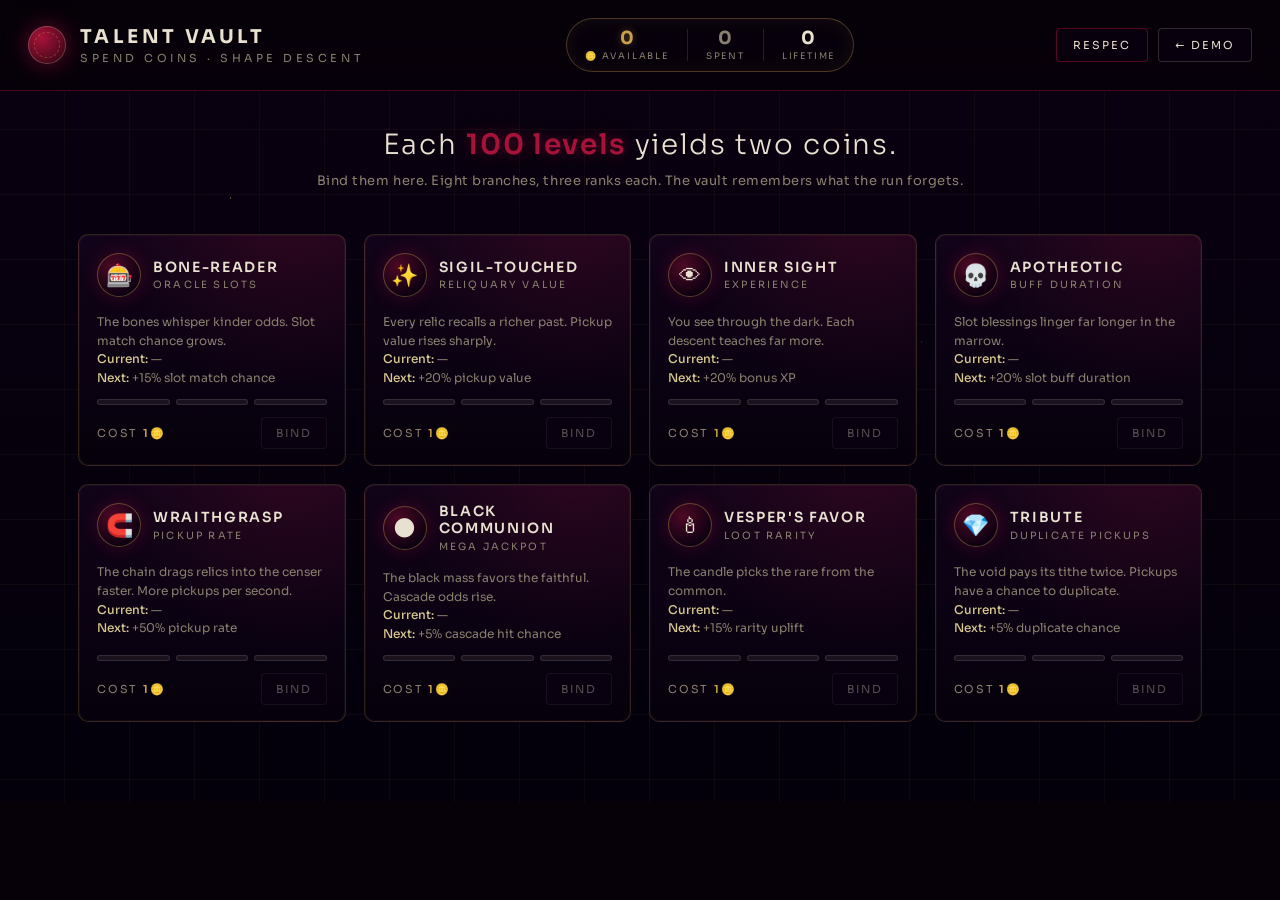
<file: comingsoon/expand/index.html>
<!DOCTYPE html>
<html lang="en">
<head>
<meta charset="UTF-8" />
<meta name="viewport" content="width=device-width, initial-scale=1.0" />
<title>Ascension — Talent Vault</title>
<link rel="icon" type="image/svg+xml" href="../../favicon.svg" />
<link rel="preconnect" href="https://fonts.googleapis.com" />
<link rel="preconnect" href="https://fonts.gstatic.com" crossorigin />
<link href="https://fonts.googleapis.com/css2?family=Sora:wght@300;400;500;600;700;800&display=swap" rel="stylesheet" />
<style>
  :root {
    --void:        #060008;
    --abyss:       #0a0010;
    --bone:        #e8e0d0;
    --bone-dim:    #8a8070;
    --crimson:     #a8123a;
    --crimson-dim: #5a0a20;
    --sigil-gold:  #c8a050;
    --witchfire:   #56a040;
    --halo:        #d8c890;
  }
  * { box-sizing: border-box; }
  html, body {
    margin: 0;
    padding: 0;
    min-height: 100%;
    background: var(--void);
    color: var(--bone);
    font-family: 'Sora', system-ui, sans-serif;
    font-weight: 400;
    -webkit-font-smoothing: antialiased;
  }
  body {
    background:
      radial-gradient(1px 1px at 18% 22%, rgba(200,160,80,0.5) 50%, transparent 60%),
      radial-gradient(1px 1px at 72% 38%, rgba(168,18,58,0.45) 50%, transparent 60%),
      radial-gradient(1.5px 1.5px at 32% 80%, rgba(232,224,208,0.4) 50%, transparent 60%),
      radial-gradient(1px 1px at 84% 76%, rgba(200,160,80,0.45) 50%, transparent 60%),
      radial-gradient(1px 1px at 46% 14%, rgba(168,18,58,0.35) 50%, transparent 60%),
      repeating-linear-gradient(to bottom, transparent 0, transparent 64px, rgba(200,160,80,0.05) 64px, rgba(200,160,80,0.05) 65px),
      repeating-linear-gradient(to right, transparent 0, transparent 64px, rgba(200,160,80,0.05) 64px, rgba(200,160,80,0.05) 65px),
      linear-gradient(180deg, #0a0010 0%, #02000a 100%);
    background-attachment: fixed;
  }

  /* ---------- Header / star counter ---------- */
  header.vault-head {
    position: sticky;
    top: 0;
    z-index: 10;
    backdrop-filter: blur(8px);
    background: linear-gradient(180deg, rgba(6,0,8,0.92) 0%, rgba(6,0,8,0.7) 100%);
    border-bottom: 1px solid rgba(168,18,58,0.4);
    padding: 18px 28px;
    display: flex;
    align-items: center;
    justify-content: space-between;
    gap: 16px;
    flex-wrap: wrap;
  }
  .crest {
    display: flex;
    align-items: center;
    gap: 14px;
  }
  .crest-mark {
    width: 38px;
    height: 38px;
    border-radius: 50%;
    background: radial-gradient(circle at 35% 30%, var(--crimson) 0%, var(--crimson-dim) 60%, #1a0008 100%);
    box-shadow:
      0 0 0 1px rgba(232,224,208,0.25) inset,
      0 0 22px rgba(168,18,58,0.55);
    position: relative;
  }
  .crest-mark::after {
    content: "";
    position: absolute;
    inset: 6px;
    border-radius: 50%;
    border: 1px dashed rgba(200,160,80,0.6);
    opacity: 0.6;
  }
  .crest h1 {
    margin: 0;
    font-weight: 700;
    font-size: 19px;
    letter-spacing: 0.18em;
    text-transform: uppercase;
    color: var(--bone);
  }
  .crest h1 small {
    display: block;
    font-size: 11px;
    letter-spacing: 0.32em;
    color: var(--bone-dim);
    font-weight: 400;
    margin-top: 2px;
  }
  .coin-bank {
    display: flex;
    align-items: center;
    gap: 18px;
    padding: 10px 18px;
    border: 1px solid rgba(200,160,80,0.35);
    border-radius: 999px;
    background: rgba(10,0,16,0.55);
    box-shadow: 0 0 18px rgba(200,160,80,0.08) inset;
  }
  .bank-cell {
    display: flex;
    flex-direction: column;
    align-items: center;
    line-height: 1;
  }
  .bank-cell .num {
    font-weight: 700;
    font-size: 18px;
    color: var(--sigil-gold);
    text-shadow: 0 0 8px rgba(200,160,80,0.45);
  }
  .bank-cell.spent .num { color: var(--bone-dim); text-shadow: none; }
  .bank-cell.lifetime .num { color: var(--bone); text-shadow: none; }
  .bank-cell .label {
    font-size: 9px;
    letter-spacing: 0.2em;
    text-transform: uppercase;
    color: var(--bone-dim);
    margin-top: 5px;
  }
  .bank-sep {
    width: 1px;
    align-self: stretch;
    background: rgba(200,160,80,0.18);
  }
  header .actions { display: flex; gap: 10px; }
  .btn {
    font-family: inherit;
    font-size: 11px;
    letter-spacing: 0.18em;
    text-transform: uppercase;
    padding: 9px 16px;
    border-radius: 4px;
    cursor: pointer;
    border: 1px solid rgba(168,18,58,0.5);
    background: rgba(10,0,16,0.7);
    color: var(--bone);
    transition: all 0.15s ease;
  }
  .btn:hover {
    border-color: var(--crimson);
    background: rgba(168,18,58,0.18);
    box-shadow: 0 0 14px rgba(168,18,58,0.3);
  }
  .btn.ghost { border-color: rgba(232,224,208,0.18); }
  .btn.ghost:hover { border-color: rgba(232,224,208,0.5); background: rgba(232,224,208,0.05); box-shadow: none; }

  /* ---------- Lead-in copy ---------- */
  .lead {
    max-width: 920px;
    margin: 36px auto 24px;
    padding: 0 28px;
    text-align: center;
  }
  .lead h2 {
    margin: 0 0 8px;
    font-weight: 300;
    font-size: 28px;
    letter-spacing: 0.06em;
    color: var(--bone);
  }
  .lead h2 em {
    font-style: normal;
    color: var(--crimson);
    font-weight: 600;
    text-shadow: 0 0 14px rgba(168,18,58,0.5);
  }
  .lead p {
    margin: 0;
    color: var(--bone-dim);
    font-size: 13px;
    letter-spacing: 0.04em;
    line-height: 1.7;
  }

  /* ---------- Talent grid ---------- */
  .vault {
    max-width: 1180px;
    margin: 0 auto;
    padding: 18px 28px 80px;
    display: grid;
    grid-template-columns: repeat(auto-fill, minmax(260px, 1fr));
    gap: 18px;
  }
  .talent {
    position: relative;
    border: 1px solid rgba(200,160,80,0.22);
    border-radius: 10px;
    background:
      radial-gradient(circle at 80% -10%, rgba(168,18,58,0.18) 0%, transparent 55%),
      linear-gradient(180deg, rgba(20,4,28,0.85) 0%, rgba(6,0,12,0.95) 100%);
    padding: 18px 18px 16px;
    display: flex;
    flex-direction: column;
    min-height: 230px;
    transition: all 0.18s ease;
    overflow: hidden;
  }
  .talent::before {
    content: "";
    position: absolute;
    inset: 0;
    pointer-events: none;
    border-radius: 10px;
    box-shadow: 0 0 0 1px rgba(232,224,208,0.04) inset;
  }
  .talent:hover {
    border-color: rgba(200,160,80,0.55);
    transform: translateY(-2px);
    box-shadow: 0 12px 28px rgba(0,0,0,0.55), 0 0 22px rgba(200,160,80,0.08);
  }
  .talent.maxed {
    border-color: rgba(86,160,64,0.5);
    background:
      radial-gradient(circle at 80% -10%, rgba(86,160,64,0.18) 0%, transparent 55%),
      linear-gradient(180deg, rgba(8,20,8,0.85) 0%, rgba(2,8,4,0.95) 100%);
  }
  .talent.locked { opacity: 0.55; }
  .t-head {
    display: flex;
    align-items: center;
    gap: 12px;
    margin-bottom: 10px;
  }
  .t-icon {
    width: 44px;
    height: 44px;
    border-radius: 50%;
    background: radial-gradient(circle at 35% 30%, rgba(168,18,58,0.4), rgba(10,0,16,1) 75%);
    display: grid;
    place-items: center;
    font-size: 22px;
    box-shadow: 0 0 0 1px rgba(200,160,80,0.4) inset, 0 0 18px rgba(168,18,58,0.3);
    flex-shrink: 0;
  }
  .talent.maxed .t-icon {
    box-shadow: 0 0 0 1px rgba(86,160,64,0.6) inset, 0 0 22px rgba(86,160,64,0.4);
  }
  .t-name {
    font-weight: 600;
    font-size: 14px;
    letter-spacing: 0.12em;
    text-transform: uppercase;
    color: var(--bone);
    line-height: 1.2;
  }
  .t-tag {
    font-size: 10px;
    letter-spacing: 0.22em;
    text-transform: uppercase;
    color: var(--bone-dim);
    margin-top: 3px;
  }
  .t-desc {
    font-size: 12px;
    color: var(--bone-dim);
    line-height: 1.55;
    flex-grow: 1;
    margin: 6px 0 12px;
  }
  .t-desc strong { color: var(--halo); font-weight: 500; }

  /* Rank pips */
  .pips {
    display: flex;
    gap: 6px;
    margin-bottom: 12px;
  }
  .pip {
    flex: 1;
    height: 6px;
    border-radius: 999px;
    background: rgba(232,224,208,0.08);
    border: 1px solid rgba(232,224,208,0.12);
  }
  .pip.on {
    background: linear-gradient(90deg, var(--sigil-gold), var(--halo));
    border-color: rgba(200,160,80,0.6);
    box-shadow: 0 0 10px rgba(200,160,80,0.45);
  }
  .talent.maxed .pip.on {
    background: linear-gradient(90deg, var(--witchfire), #8ed26a);
    border-color: rgba(86,160,64,0.7);
    box-shadow: 0 0 12px rgba(86,160,64,0.5);
  }

  /* Footer of card: cost + buy */
  .t-foot {
    display: flex;
    align-items: center;
    justify-content: space-between;
    gap: 10px;
  }
  .t-cost {
    font-size: 11px;
    letter-spacing: 0.16em;
    text-transform: uppercase;
    color: var(--bone-dim);
  }
  .t-cost b {
    color: var(--sigil-gold);
    font-weight: 600;
  }
  .t-buy {
    font-family: inherit;
    font-size: 11px;
    letter-spacing: 0.18em;
    text-transform: uppercase;
    padding: 8px 14px;
    border-radius: 4px;
    cursor: pointer;
    border: 1px solid var(--crimson);
    background: linear-gradient(180deg, rgba(168,18,58,0.4), rgba(90,10,32,0.6));
    color: var(--bone);
    transition: all 0.15s ease;
  }
  .t-buy:hover:not(:disabled) {
    background: linear-gradient(180deg, rgba(168,18,58,0.7), rgba(120,15,42,0.8));
    box-shadow: 0 0 18px rgba(168,18,58,0.45);
  }
  .t-buy:disabled {
    opacity: 0.35;
    cursor: not-allowed;
    border-color: rgba(232,224,208,0.18);
    background: rgba(20,4,28,0.6);
  }
  .t-buy.maxed-btn {
    border-color: rgba(86,160,64,0.6);
    background: rgba(86,160,64,0.18);
    cursor: default;
    color: var(--witchfire);
  }

  /* ---------- Toast ---------- */
  #toast {
    position: fixed;
    left: 50%;
    bottom: 36px;
    transform: translateX(-50%) translateY(20px);
    padding: 12px 22px;
    border-radius: 999px;
    background: rgba(10,0,16,0.95);
    border: 1px solid rgba(200,160,80,0.5);
    color: var(--bone);
    font-size: 12px;
    letter-spacing: 0.16em;
    text-transform: uppercase;
    box-shadow: 0 12px 30px rgba(0,0,0,0.7), 0 0 22px rgba(200,160,80,0.15);
    opacity: 0;
    pointer-events: none;
    transition: opacity 0.25s ease, transform 0.25s ease;
    z-index: 50;
  }
  #toast.show {
    opacity: 1;
    transform: translateX(-50%) translateY(0);
  }
  #toast.bad { border-color: rgba(168,18,58,0.7); box-shadow: 0 12px 30px rgba(0,0,0,0.7), 0 0 22px rgba(168,18,58,0.25); }

  /* ---------- Modal (respec confirm) ---------- */
  .modal-bg {
    position: fixed;
    inset: 0;
    background: rgba(0,0,0,0.7);
    backdrop-filter: blur(4px);
    display: none;
    align-items: center;
    justify-content: center;
    z-index: 100;
  }
  .modal-bg.show { display: flex; }
  .modal {
    max-width: 420px;
    width: calc(100% - 40px);
    background: linear-gradient(180deg, rgba(20,4,28,0.98), rgba(6,0,12,0.98));
    border: 1px solid var(--crimson);
    border-radius: 10px;
    padding: 24px;
    box-shadow: 0 20px 60px rgba(0,0,0,0.8), 0 0 30px rgba(168,18,58,0.3);
    text-align: center;
  }
  .modal h3 {
    margin: 0 0 10px;
    font-weight: 600;
    letter-spacing: 0.18em;
    text-transform: uppercase;
    color: var(--crimson);
    font-size: 15px;
  }
  .modal p {
    margin: 0 0 20px;
    color: var(--bone-dim);
    font-size: 13px;
    line-height: 1.6;
  }
  .modal .row { display: flex; gap: 10px; justify-content: center; }

  @media (max-width: 600px) {
    header.vault-head { padding: 14px 16px; }
    .crest h1 { font-size: 16px; }
    .coin-bank { padding: 8px 12px; gap: 12px; }
    .vault { padding: 14px 16px 60px; gap: 14px; }
    .lead { padding: 0 16px; margin-top: 24px; }
    .lead h2 { font-size: 22px; }
  }

  /* Embedded mode (iframed inside the live ascension page). The parent
     modal supplies its own close button, so the back-button is hidden
     and the sticky header is collapsed to a slim coin-bank strip. */
  body.embed header.vault-head { padding: 12px 16px; border-bottom: 1px solid rgba(168,18,58,0.3); }
  body.embed .crest h1 { font-size: 14px; }
  body.embed .crest h1 small { display: none; }
  body.embed header .actions #backBtn { display: none; }
  body.embed .lead { margin: 16px auto 8px; }
  body.embed .lead h2 { font-size: 20px; }
  body.embed .lead p { font-size: 12px; }
  /* Reserve room at the bottom so the sticky Continue bar doesn't cover
     the last row of talent cards. */
  body.embed .vault { padding-top: 8px; padding-bottom: 110px; }

  /* Continue bar — sticky footer when embedded, hidden otherwise. */
  .embed-continue { display: none; }
  body.embed .embed-continue {
    display: flex;
    position: fixed;
    left: 0;
    right: 0;
    bottom: 0;
    z-index: 40;
    justify-content: center;
    padding: 18px 16px 22px;
    background: linear-gradient(0deg, rgba(6,0,8,0.95) 40%, rgba(6,0,8,0) 100%);
    pointer-events: none;
  }
  body.embed #embedContinueBtn {
    pointer-events: auto;
    padding: 16px 44px;
    background: linear-gradient(180deg, #56a040 0%, #2f6028 100%);
    color: #fff;
    border: 2px solid #d8c890;
    border-radius: 8px;
    font-family: 'Sora', sans-serif;
    font-size: 18px;
    font-weight: 800;
    letter-spacing: 3.5px;
    text-transform: uppercase;
    cursor: pointer;
    text-shadow: 0 0 8px rgba(216, 200, 144, 0.55), 0 2px 0 #1a3010;
    box-shadow: 0 0 26px rgba(86, 160, 64, 0.7), 0 6px 0 #1a3010;
    animation: embedContinuePulse 1.6s ease-in-out infinite;
    transition: filter 120ms ease;
  }
  body.embed #embedContinueBtn:hover { filter: brightness(1.12); }
  body.embed #embedContinueBtn:active { transform: translateY(2px); box-shadow: 0 0 18px rgba(86,160,64,0.6), 0 2px 0 #1a3010; }
  @keyframes embedContinuePulse {
    0%, 100% { box-shadow: 0 0 26px rgba(86, 160, 64, 0.7), 0 6px 0 #1a3010; }
    50%      { box-shadow: 0 0 40px rgba(86, 160, 64, 0.98), 0 6px 0 #1a3010; }
  }
</style>
</head>
<body>
  <header class="vault-head">
    <div class="crest">
      <div class="crest-mark"></div>
      <h1>
        Talent Vault
        <small>Spend coins · shape descent</small>
      </h1>
    </div>
    <div class="coin-bank">
      <div class="bank-cell">
        <span class="num" id="coinsAvail">0</span>
        <span class="label">🪙 Available</span>
      </div>
      <div class="bank-sep"></div>
      <div class="bank-cell spent">
        <span class="num" id="coinsSpent">0</span>
        <span class="label">Spent</span>
      </div>
      <div class="bank-sep"></div>
      <div class="bank-cell lifetime">
        <span class="num" id="coinsLifetime">0</span>
        <span class="label">Lifetime</span>
      </div>
    </div>
    <div class="actions">
      <button class="btn" id="respecBtn">Respec</button>
      <button class="btn ghost" id="backBtn" onclick="location.href='./demo.html'">← Demo</button>
    </div>
  </header>

  <div class="lead">
    <h2>Each <em>100 levels</em> yields two coins.</h2>
    <p>Bind them here. Eight branches, three ranks each. The vault remembers what the run forgets.</p>
  </div>

  <div class="vault" id="talentGrid"></div>

  <div id="toast"></div>

  <!-- Continue bar — only visible in embed mode (iframed inside the live
       ascension page). Clicking closes the modal and triggers ascend on
       the parent. -->
  <div id="embedContinue" class="embed-continue">
    <button type="button" id="embedContinueBtn">CONTINUE ›</button>
  </div>

  <div class="modal-bg" id="respecModal">
    <div class="modal">
      <h3>Unbind all talents?</h3>
      <p>Every coin you've spent will return to your bank. Talent ranks reset to zero.</p>
      <div class="row">
        <button class="btn" id="respecConfirm">Yes, unbind</button>
        <button class="btn ghost" id="respecCancel">Cancel</button>
      </div>
    </div>
  </div>

<script>
(() => {
  'use strict';

  // Detect embed mode (running inside the ascension page's iframe modal).
  // Parent supplies the close button, so we hide the page's own chrome.
  if (typeof location !== 'undefined' && /[?&]embed=1\b/.test(location.search)) {
    document.body.classList.add('embed');
  }

  // ---------------- Talent definitions ----------------
  // Each rank costs (rank+1) stars: rank 1 = 1, rank 2 = 2, rank 3 = 3.
  // Effects are stored as numbers (multipliers / additive %) so the engine
  // can apply them later. For now this page just owns the spend + persist.
  const TALENTS = [
    {
      id: 'slot_luck',
      icon: '🎰',
      name: 'Bone-Reader',
      tag: 'Oracle slots',
      desc: 'The bones whisper kinder odds. Slot match chance grows.',
      ranks: [
        { val: 0.15, label: '+15% slot match chance' },
        { val: 0.30, label: '+30% slot match chance' },
        { val: 0.50, label: '+50% slot match chance' },
      ],
    },
    {
      id: 'cash_boost',
      icon: '✨',
      name: 'Sigil-Touched',
      tag: 'Reliquary value',
      desc: 'Every relic recalls a richer past. Pickup value rises sharply.',
      ranks: [
        { val: 0.20, label: '+20% pickup value' },
        { val: 0.45, label: '+45% pickup value' },
        { val: 0.80, label: '+80% pickup value' },
      ],
    },
    {
      id: 'xp_boost',
      icon: '👁',
      name: 'Inner Sight',
      tag: 'Experience',
      desc: 'You see through the dark. Each descent teaches far more.',
      ranks: [
        { val: 0.20, label: '+20% bonus XP' },
        { val: 0.45, label: '+45% bonus XP' },
        { val: 0.80, label: '+80% bonus XP' },
      ],
    },
    {
      id: 'buff_dur',
      icon: '💀',
      name: 'Apotheotic',
      tag: 'Buff duration',
      desc: 'Slot blessings linger far longer in the marrow.',
      ranks: [
        { val: 0.20, label: '+20% slot buff duration' },
        { val: 0.45, label: '+45% slot buff duration' },
        { val: 0.80, label: '+80% slot buff duration' },
      ],
    },
    {
      id: 'magnet',
      icon: '🧲',
      name: 'Wraithgrasp',
      tag: 'Pickup rate',
      desc: 'The chain drags relics into the censer faster. More pickups per second.',
      ranks: [
        { val: 0.50, label: '+50% pickup rate' },
        { val: 1.00, label: '+100% pickup rate' },
        { val: 2.00, label: '+200% pickup rate' },
      ],
    },
    {
      id: 'cascade',
      icon: '🌑',
      name: 'Black Communion',
      tag: 'Mega Jackpot',
      desc: 'The black mass favors the faithful. Cascade odds rise.',
      ranks: [
        { val: 0.05, label: '+5% cascade hit chance' },
        { val: 0.10, label: '+10% cascade hit chance' },
        { val: 0.20, label: '+20% cascade hit chance' },
      ],
    },
    {
      id: 'rarity',
      icon: '🕯',
      name: "Vesper's Favor",
      tag: 'Loot rarity',
      desc: 'The candle picks the rare from the common.',
      ranks: [
        { val: 0.15, label: '+15% rarity uplift' },
        { val: 0.30, label: '+30% rarity uplift' },
        { val: 0.50, label: '+50% rarity uplift' },
      ],
    },
    {
      id: 'tribute',
      icon: '💎',
      name: 'Tribute',
      tag: 'Duplicate pickups',
      desc: 'The void pays its tithe twice. Pickups have a chance to duplicate.',
      ranks: [
        { val: 0.05, label: '+5% duplicate chance' },
        { val: 0.12, label: '+12% duplicate chance' },
        { val: 0.25, label: '+25% duplicate chance' },
      ],
    },
  ];

  const COST_PER_RANK = [1, 2, 3]; // index by rank-1
  const TALENTS_KEY = 'ascension_talents_v1';
  const COINS_KEY = 'ascension_coins_v1'; // dedicated coin counter, separate from in-game stars

  // ---------------- Save / load ----------------
  function loadTalents() {
    try {
      const raw = localStorage.getItem(TALENTS_KEY);
      if (!raw) return defaultState();
      const parsed = JSON.parse(raw);
      // sanity-fill any new talents added later
      const ranks = {};
      for (const t of TALENTS) ranks[t.id] = Math.max(0, Math.min(3, parsed.ranks?.[t.id] | 0));
      return { ranks };
    } catch (e) {
      return defaultState();
    }
  }
  function defaultState() {
    const ranks = {};
    for (const t of TALENTS) ranks[t.id] = 0;
    return { ranks };
  }
  function saveTalents(state) {
    try { localStorage.setItem(TALENTS_KEY, JSON.stringify(state)); } catch (e) {}
  }

  // ---------------- Coin bank ----------------
  // Available = lifetime coins earned (1 per 100 levels) - coins bound to talents.
  // Coins are a separate currency from in-game stars; the engine bumps the
  // counter on each ascension via window.AscensionTalents.grantCoins(n).
  function lifetimeCoins() {
    try {
      const raw = localStorage.getItem(COINS_KEY);
      if (raw == null) return 0;
      const n = Number(JSON.parse(raw));
      return Number.isFinite(n) ? Math.max(0, Math.floor(n)) : 0;
    } catch (e) { return 0; }
  }
  function setLifetimeCoins(n) {
    try { localStorage.setItem(COINS_KEY, JSON.stringify(Math.max(0, Math.floor(n)))); } catch (e) {}
  }
  function spentCoins(state) {
    let total = 0;
    for (const t of TALENTS) {
      const r = state.ranks[t.id] | 0;
      for (let i = 0; i < r; i++) total += COST_PER_RANK[i];
    }
    return total;
  }
  function availableCoins(state) {
    return Math.max(0, lifetimeCoins() - spentCoins(state));
  }

  // ---------------- Render ----------------
  let state = loadTalents();
  const grid = document.getElementById('talentGrid');
  const $avail = document.getElementById('coinsAvail');
  const $spent = document.getElementById('coinsSpent');
  const $life = document.getElementById('coinsLifetime');

  function rankCostNext(rank) { return rank >= 3 ? null : COST_PER_RANK[rank]; }

  function renderBank() {
    $avail.textContent = availableCoins(state);
    $spent.textContent = spentCoins(state);
    $life.textContent = lifetimeCoins();
  }

  function renderGrid() {
    grid.innerHTML = '';
    const avail = availableCoins(state);
    for (const t of TALENTS) {
      const rank = state.ranks[t.id] | 0;
      const next = rankCostNext(rank);
      const maxed = rank >= 3;
      const card = document.createElement('div');
      card.className = 'talent' + (maxed ? ' maxed' : '');
      const currentEffect = rank > 0 ? t.ranks[rank - 1].label : '—';
      const nextEffect = !maxed ? t.ranks[rank].label : 'Bound at full';
      card.innerHTML = `
        <div class="t-head">
          <div class="t-icon">${t.icon}</div>
          <div>
            <div class="t-name">${t.name}</div>
            <div class="t-tag">${t.tag}</div>
          </div>
        </div>
        <div class="t-desc">
          ${t.desc}<br>
          <strong>Current:</strong> ${currentEffect}<br>
          <strong>${maxed ? 'Maxed' : 'Next'}:</strong> ${nextEffect}
        </div>
        <div class="pips">
          ${[0,1,2].map(i => `<div class="pip${i < rank ? ' on' : ''}"></div>`).join('')}
        </div>
        <div class="t-foot">
          <div class="t-cost">${maxed ? 'Rank 3 / 3' : `Cost <b>${next}🪙</b>`}</div>
          ${maxed
            ? `<button class="t-buy maxed-btn" disabled>Bound</button>`
            : `<button class="t-buy" data-id="${t.id}" ${avail < next ? 'disabled' : ''}>Bind</button>`
          }
        </div>
      `;
      grid.appendChild(card);
    }
    grid.querySelectorAll('.t-buy[data-id]').forEach(btn => {
      btn.addEventListener('click', () => bind(btn.dataset.id));
    });
  }

  function bind(id) {
    const t = TALENTS.find(x => x.id === id);
    if (!t) return;
    const rank = state.ranks[id] | 0;
    if (rank >= 3) return;
    const cost = COST_PER_RANK[rank];
    if (availableCoins(state) < cost) {
      toast(`Need ${cost}🪙 — descend further.`, true);
      return;
    }
    state.ranks[id] = rank + 1;
    saveTalents(state);
    renderBank();
    renderGrid();
    toast(`${t.name} → rank ${rank + 1}`);
  }

  // ---------------- Respec ----------------
  const respecModal = document.getElementById('respecModal');
  document.getElementById('respecBtn').addEventListener('click', () => {
    if (spentCoins(state) === 0) { toast('Nothing bound yet.', true); return; }
    respecModal.classList.add('show');
  });
  document.getElementById('respecCancel').addEventListener('click', () => respecModal.classList.remove('show'));
  document.getElementById('respecConfirm').addEventListener('click', () => {
    state = defaultState();
    saveTalents(state);
    respecModal.classList.remove('show');
    renderBank();
    renderGrid();
    toast('All coins unbound.');
  });
  respecModal.addEventListener('click', (e) => { if (e.target === respecModal) respecModal.classList.remove('show'); });

  // ---------------- Toast ----------------
  let toastTimer = null;
  function toast(msg, bad = false) {
    const el = document.getElementById('toast');
    el.textContent = msg;
    el.classList.toggle('bad', bad);
    el.classList.add('show');
    clearTimeout(toastTimer);
    toastTimer = setTimeout(() => el.classList.remove('show'), 1800);
  }

  // ---------------- Public hook for the engine ----------------
  // Other code (the ascension page / engine) can call this to read the
  // resolved modifiers without parsing the talent file. Returns
  // { slot_luck: 0.10, cash_boost: 0.06, ... } — values are the ACTIVE
  // rank's value, or 0 / null if the talent is at rank 0.
  window.AscensionTalents = {
    getModifiers() {
      const out = {};
      for (const t of TALENTS) {
        const r = state.ranks[t.id] | 0;
        out[t.id] = r > 0 ? t.ranks[r - 1].val : 0;
      }
      return out;
    },
    getRanks() { return { ...state.ranks }; },
  };

  // ---------------- Live updates ----------------
  // If the player has the ascension page open in another tab and earns a
  // star, refresh the bank when this tab regains focus.
  window.addEventListener('focus', () => { renderBank(); renderGrid(); });
  window.addEventListener('storage', (e) => {
    if (e.key === COINS_KEY || e.key === TALENTS_KEY) {
      state = loadTalents();
      renderBank();
      renderGrid();
    }
  });

  // Embedded Continue button: ask the parent to handle ascend+close via
  // postMessage. Direct cross-frame DOM access (.click() on the parent's
  // buttons) was unreliable — closing the modal nukes the iframe's
  // script context mid-execution. postMessage runs the handler in the
  // parent's own context, so it survives the iframe teardown.
  document.getElementById('embedContinueBtn')?.addEventListener('click', () => {
    try {
      if (window.parent && window.parent !== window) {
        window.parent.postMessage({ type: 'ascension-talent-continue' }, '*');
      }
    } catch (e) {}
  });

  renderBank();
  renderGrid();
})();
</script>
</body>
</html>
</file>
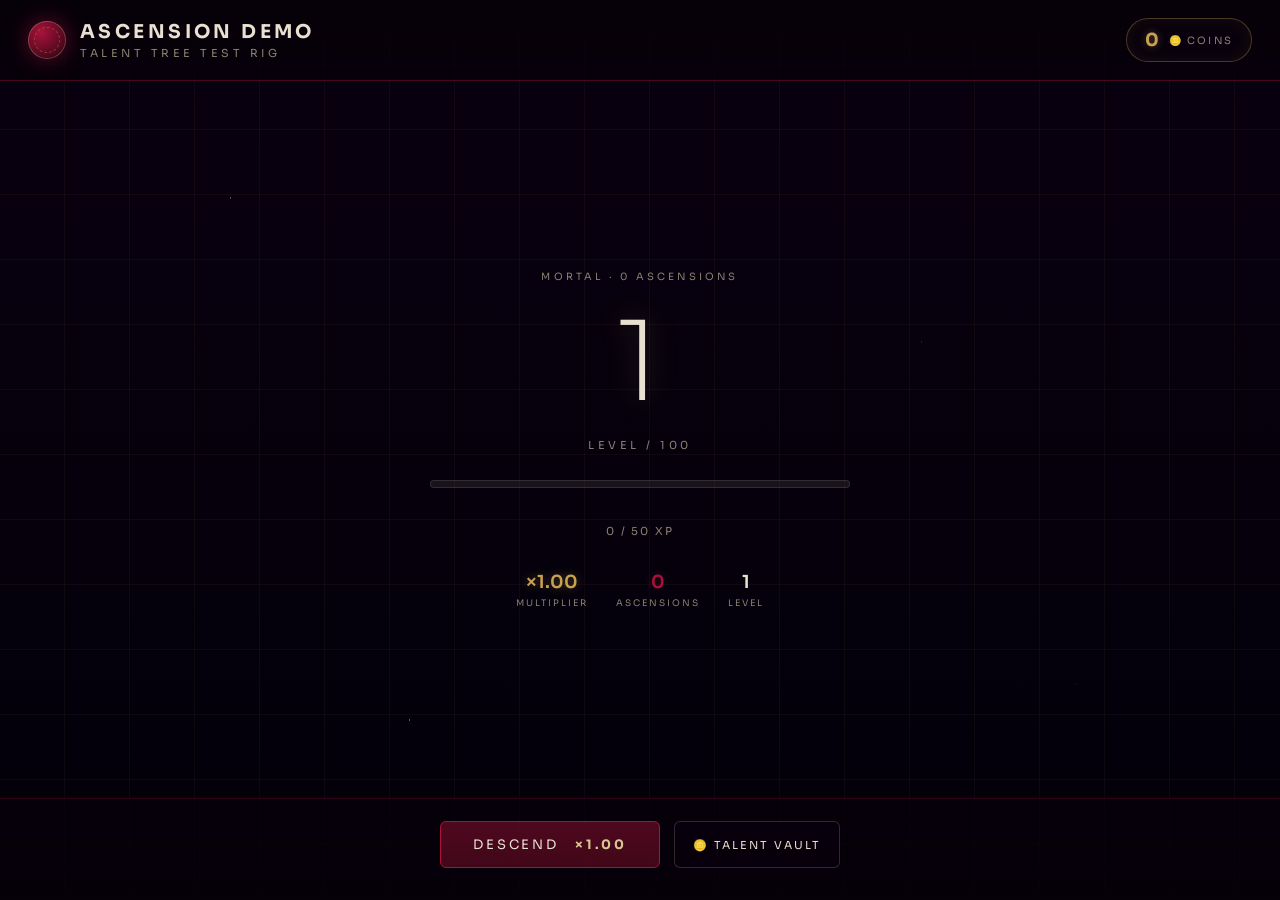
<file: ascend/expand/demo.html>
<!DOCTYPE html>
<html lang="en">
<head>
<meta charset="UTF-8" />
<meta name="viewport" content="width=device-width, initial-scale=1.0" />
<title>Ascension Demo — Talent Tree Test</title>
<link rel="icon" type="image/svg+xml" href="../../favicon.svg" />
<link rel="preconnect" href="https://fonts.googleapis.com" />
<link rel="preconnect" href="https://fonts.gstatic.com" crossorigin />
<link href="https://fonts.googleapis.com/css2?family=Sora:wght@300;400;500;600;700;800&display=swap" rel="stylesheet" />
<style>
  :root {
    --void:        #060008;
    --abyss:       #0a0010;
    --bone:        #e8e0d0;
    --bone-dim:    #8a8070;
    --crimson:     #a8123a;
    --crimson-dim: #5a0a20;
    --sigil-gold:  #c8a050;
    --witchfire:   #56a040;
    --halo:        #d8c890;
  }
  * { box-sizing: border-box; }
  html, body {
    margin: 0; padding: 0;
    min-height: 100vh;
    background: var(--void);
    color: var(--bone);
    font-family: 'Sora', system-ui, sans-serif;
    -webkit-font-smoothing: antialiased;
  }
  body {
    background:
      radial-gradient(1px 1px at 18% 22%, rgba(200,160,80,0.5) 50%, transparent 60%),
      radial-gradient(1px 1px at 72% 38%, rgba(168,18,58,0.45) 50%, transparent 60%),
      radial-gradient(1.5px 1.5px at 32% 80%, rgba(232,224,208,0.4) 50%, transparent 60%),
      radial-gradient(1px 1px at 84% 76%, rgba(200,160,80,0.45) 50%, transparent 60%),
      repeating-linear-gradient(to bottom, transparent 0, transparent 64px, rgba(200,160,80,0.05) 64px, rgba(200,160,80,0.05) 65px),
      repeating-linear-gradient(to right, transparent 0, transparent 64px, rgba(200,160,80,0.05) 64px, rgba(200,160,80,0.05) 65px),
      linear-gradient(180deg, #0a0010 0%, #02000a 100%);
    background-attachment: fixed;
    display: flex;
    flex-direction: column;
    min-height: 100vh;
  }

  /* Header */
  header.demo-head {
    padding: 18px 28px;
    display: flex;
    align-items: center;
    justify-content: space-between;
    gap: 16px;
    border-bottom: 1px solid rgba(168,18,58,0.4);
    background: linear-gradient(180deg, rgba(6,0,8,0.92) 0%, rgba(6,0,8,0.7) 100%);
  }
  .crest { display: flex; align-items: center; gap: 14px; }
  .crest-mark {
    width: 38px; height: 38px;
    border-radius: 50%;
    background: radial-gradient(circle at 35% 30%, var(--crimson) 0%, var(--crimson-dim) 60%, #1a0008 100%);
    box-shadow: 0 0 0 1px rgba(232,224,208,0.25) inset, 0 0 22px rgba(168,18,58,0.55);
    position: relative;
  }
  .crest-mark::after {
    content: ""; position: absolute; inset: 6px;
    border-radius: 50%;
    border: 1px dashed rgba(200,160,80,0.6);
    opacity: 0.6;
  }
  .crest h1 {
    margin: 0;
    font-weight: 700; font-size: 19px;
    letter-spacing: 0.18em; text-transform: uppercase;
    color: var(--bone);
  }
  .crest h1 small {
    display: block;
    font-size: 11px; letter-spacing: 0.32em;
    color: var(--bone-dim); font-weight: 400;
    margin-top: 2px;
  }
  .coin-pill {
    display: flex; align-items: center; gap: 10px;
    padding: 10px 18px;
    border: 1px solid rgba(200,160,80,0.35);
    border-radius: 999px;
    background: rgba(10,0,16,0.55);
    box-shadow: 0 0 18px rgba(200,160,80,0.08) inset;
  }
  .coin-pill .num {
    font-weight: 700; font-size: 18px;
    color: var(--sigil-gold);
    text-shadow: 0 0 8px rgba(200,160,80,0.45);
  }
  .coin-pill .label {
    font-size: 10px; letter-spacing: 0.22em;
    text-transform: uppercase; color: var(--bone-dim);
  }

  /* Main area */
  main.demo-main {
    flex: 1;
    display: flex;
    flex-direction: column;
    align-items: center;
    justify-content: center;
    padding: 40px 28px;
    text-align: center;
    gap: 28px;
  }
  .rank-tag {
    font-size: 10px;
    letter-spacing: 0.32em;
    text-transform: uppercase;
    color: var(--bone-dim);
  }
  .level-display {
    font-weight: 200;
    font-size: 110px;
    letter-spacing: 0.05em;
    line-height: 0.95;
    color: var(--bone);
    text-shadow: 0 0 30px rgba(200,160,80,0.3);
  }
  .level-display.maxed {
    color: var(--crimson);
    text-shadow: 0 0 36px rgba(168,18,58,0.55);
    animation: pulse 1.6s ease-in-out infinite;
  }
  @keyframes pulse {
    0%, 100% { text-shadow: 0 0 36px rgba(168,18,58,0.55); }
    50% { text-shadow: 0 0 56px rgba(168,18,58,0.85); }
  }
  .level-label {
    font-size: 11px; letter-spacing: 0.32em;
    text-transform: uppercase; color: var(--bone-dim);
    margin-top: -6px;
  }
  .xp-bar-wrap {
    width: min(420px, 90%);
    height: 8px;
    border-radius: 999px;
    background: rgba(232,224,208,0.08);
    border: 1px solid rgba(232,224,208,0.12);
    overflow: hidden;
  }
  .xp-bar {
    height: 100%;
    background: linear-gradient(90deg, var(--sigil-gold), var(--halo));
    box-shadow: 0 0 14px rgba(200,160,80,0.45);
    transition: width 0.25s ease;
  }
  .xp-text {
    margin-top: 8px;
    font-size: 11px; letter-spacing: 0.18em;
    text-transform: uppercase; color: var(--bone-dim);
  }
  .info-row {
    display: flex; gap: 28px;
    flex-wrap: wrap;
    justify-content: center;
    margin-top: 6px;
  }
  .info-cell {
    display: flex; flex-direction: column;
    align-items: center; line-height: 1.2;
  }
  .info-cell .v {
    font-weight: 600; font-size: 18px;
    color: var(--bone);
  }
  .info-cell.gold .v { color: var(--sigil-gold); text-shadow: 0 0 10px rgba(200,160,80,0.4); }
  .info-cell.crimson .v { color: var(--crimson); text-shadow: 0 0 10px rgba(168,18,58,0.4); }
  .info-cell .l {
    font-size: 9px; letter-spacing: 0.22em;
    text-transform: uppercase; color: var(--bone-dim);
    margin-top: 5px;
  }

  .talent-mods {
    max-width: 600px;
    width: 100%;
    margin-top: 6px;
    padding: 14px 18px;
    border: 1px dashed rgba(200,160,80,0.22);
    border-radius: 8px;
    background: rgba(10,0,16,0.4);
  }
  .talent-mods.empty { display: none; }
  .talent-mods .h {
    font-size: 9px; letter-spacing: 0.32em;
    text-transform: uppercase; color: var(--bone-dim);
    margin-bottom: 8px;
  }
  .talent-mods ul {
    list-style: none; margin: 0; padding: 0;
    display: grid;
    grid-template-columns: repeat(auto-fill, minmax(180px, 1fr));
    gap: 6px 18px;
  }
  .talent-mods li {
    font-size: 12px;
    color: var(--halo);
  }
  .talent-mods li b { color: var(--sigil-gold); font-weight: 600; }

  /* Footer / action bar */
  footer.demo-foot {
    padding: 22px 28px 32px;
    display: flex;
    justify-content: center;
    gap: 14px;
    flex-wrap: wrap;
    border-top: 1px solid rgba(168,18,58,0.25);
    background: linear-gradient(0deg, rgba(6,0,8,0.92) 0%, rgba(6,0,8,0.6) 100%);
  }
  .action {
    font-family: inherit;
    font-size: 13px;
    letter-spacing: 0.22em;
    text-transform: uppercase;
    padding: 14px 26px;
    border-radius: 6px;
    cursor: pointer;
    border: 1px solid rgba(200,160,80,0.45);
    background: linear-gradient(180deg, rgba(20,4,28,0.85), rgba(6,0,12,0.95));
    color: var(--bone);
    transition: all 0.15s ease;
    min-width: 220px;
  }
  .action:hover {
    border-color: var(--sigil-gold);
    box-shadow: 0 0 22px rgba(200,160,80,0.25);
  }
  .action.primary {
    border-color: var(--crimson);
    background: linear-gradient(180deg, rgba(168,18,58,0.45), rgba(90,10,32,0.7));
  }
  .action.primary:hover {
    background: linear-gradient(180deg, rgba(168,18,58,0.7), rgba(120,15,42,0.85));
    box-shadow: 0 0 26px rgba(168,18,58,0.5);
  }
  .action.ascend {
    border-color: var(--sigil-gold);
    background: linear-gradient(180deg, rgba(200,160,80,0.35), rgba(120,90,32,0.55));
    color: var(--bone);
    animation: ascend-glow 1.6s ease-in-out infinite;
  }
  @keyframes ascend-glow {
    0%, 100% { box-shadow: 0 0 18px rgba(200,160,80,0.35); }
    50% { box-shadow: 0 0 32px rgba(200,160,80,0.6); }
  }
  .action .mult {
    display: inline-block;
    margin-left: 10px;
    color: var(--sigil-gold);
    font-weight: 700;
  }
  .action.primary .mult { color: var(--halo); }
  .action.ghost {
    border-color: rgba(232,224,208,0.18);
    background: rgba(10,0,16,0.55);
  }
  .action.ghost:hover {
    border-color: rgba(232,224,208,0.5);
    background: rgba(232,224,208,0.05);
    box-shadow: none;
  }
  .action.tiny {
    min-width: auto;
    font-size: 11px;
    padding: 11px 18px;
    letter-spacing: 0.18em;
  }

  /* Toast */
  #toast {
    position: fixed;
    left: 50%;
    bottom: 110px;
    transform: translateX(-50%) translateY(20px);
    padding: 12px 22px;
    border-radius: 999px;
    background: rgba(10,0,16,0.95);
    border: 1px solid rgba(200,160,80,0.5);
    color: var(--bone);
    font-size: 12px; letter-spacing: 0.16em;
    text-transform: uppercase;
    box-shadow: 0 12px 30px rgba(0,0,0,0.7), 0 0 22px rgba(200,160,80,0.15);
    opacity: 0;
    pointer-events: none;
    transition: opacity 0.25s ease, transform 0.25s ease;
    z-index: 50;
  }
  #toast.show {
    opacity: 1;
    transform: translateX(-50%) translateY(0);
  }

  @media (max-width: 600px) {
    .level-display { font-size: 84px; }
    .action { min-width: 180px; padding: 12px 18px; font-size: 12px; }
  }
</style>
</head>
<body>
  <header class="demo-head">
    <div class="crest">
      <div class="crest-mark"></div>
      <h1>
        Ascension Demo
        <small>Talent tree test rig</small>
      </h1>
    </div>
    <div class="coin-pill">
      <span class="num" id="coinCount">0</span>
      <span class="label">🪙 Coins</span>
    </div>
  </header>

  <main class="demo-main">
    <div class="rank-tag" id="rankTag">Mortal · No Ascensions</div>
    <div class="level-display" id="levelDisplay">1</div>
    <div class="level-label">Level / 100</div>
    <div class="xp-bar-wrap">
      <div class="xp-bar" id="xpBar" style="width:0%"></div>
    </div>
    <div class="xp-text" id="xpText">0 / 50 xp</div>

    <div class="info-row">
      <div class="info-cell gold">
        <span class="v" id="multStat">×1.00</span>
        <span class="l">Multiplier</span>
      </div>
      <div class="info-cell crimson">
        <span class="v" id="ascendCountStat">0</span>
        <span class="l">Ascensions</span>
      </div>
      <div class="info-cell">
        <span class="v" id="lvlStat">1</span>
        <span class="l">Level</span>
      </div>
    </div>

    <div class="talent-mods empty" id="talentMods">
      <div class="h">Active Talent Modifiers</div>
      <ul id="modsList"></ul>
    </div>
  </main>

  <footer class="demo-foot">
    <button class="action primary" id="actionBtn">Descend (+1 lvl)</button>
    <button class="action tiny ghost" id="vaultBtn" onclick="location.href='./'">🪙 Talent Vault</button>
  </footer>

  <div id="toast"></div>

<script>
(() => {
  'use strict';

  const DEMO_KEY = 'ascension_demo_v1';
  const COINS_KEY = 'ascension_coins_v1';
  const TALENTS_KEY = 'ascension_talents_v1';
  const MAX_LEVEL = 100;
  const XP_PER_LEVEL = 50;

  // ---------------- Talent definitions (mirror of vault) ----------------
  // Just for displaying active modifiers on the demo. The real engine would
  // own its own copy of the catalog or read from the vault page on load.
  const TALENT_CATALOG = {
    slot_luck:  { name: 'Bone-Reader',     icon: '🎰', ranks: [0.05, 0.10, 0.15], unit: '% slot match' },
    cash_boost: { name: 'Sigil-Touched',   icon: '✨', ranks: [0.03, 0.06, 0.10], unit: '% pickup value' },
    xp_boost:   { name: 'Inner Sight',     icon: '👁', ranks: [0.03, 0.06, 0.10], unit: '% XP' },
    buff_dur:   { name: 'Apotheotic',      icon: '💀', ranks: [0.05, 0.10, 0.15], unit: '% buff dur' },
    magnet:     { name: 'Wraithgrasp',     icon: '🧲', ranks: [0.15, 0.30, 0.45], unit: '% pickup radius' },
    cascade:    { name: 'Black Communion', icon: '🌑', ranks: [0.02, 0.04, 0.06], unit: '% cascade' },
    rarity:     { name: "Vesper's Favor",  icon: '🕯', ranks: [0.05, 0.10, 0.15], unit: '% rarity' },
    tribute:    { name: 'Tribute',         icon: '💎', ranks: [0.02, 0.04, 0.06], unit: '% duplicate' },
  };

  // ---------------- State ----------------
  function loadDemo() {
    try {
      const raw = localStorage.getItem(DEMO_KEY);
      if (!raw) return { level: 1, xp: 0, ascensions: 0 };
      const p = JSON.parse(raw);
      return {
        level: Math.max(1, Math.min(MAX_LEVEL, p.level | 0 || 1)),
        xp: Math.max(0, p.xp | 0),
        ascensions: Math.max(0, p.ascensions | 0),
      };
    } catch (e) {
      return { level: 1, xp: 0, ascensions: 0 };
    }
  }
  function saveDemo() {
    try { localStorage.setItem(DEMO_KEY, JSON.stringify(state)); } catch (e) {}
  }
  function loadCoins() {
    try {
      const raw = localStorage.getItem(COINS_KEY);
      if (raw == null) return 0;
      const n = Number(JSON.parse(raw));
      return Number.isFinite(n) ? Math.max(0, Math.floor(n)) : 0;
    } catch (e) { return 0; }
  }
  function setCoins(n) {
    try { localStorage.setItem(COINS_KEY, JSON.stringify(Math.max(0, Math.floor(n)))); } catch (e) {}
  }
  function loadTalentRanks() {
    try {
      const raw = localStorage.getItem(TALENTS_KEY);
      if (!raw) return {};
      return JSON.parse(raw)?.ranks || {};
    } catch (e) { return {}; }
  }

  let state = loadDemo();

  // ---------------- Derived stats ----------------
  function multiplier() {
    // ×1.5 per ascension, compounding (mirrors the live ascension formula).
    return Math.pow(1.5, state.ascensions);
  }
  function rankName() {
    const a = state.ascensions;
    if (a >= 10) return 'Beyond';
    if (a >= 8)  return 'Hierophant';
    if (a >= 6)  return 'Ordained';
    if (a >= 4)  return 'Anointed';
    if (a >= 2)  return 'Acolyte';
    if (a >= 1)  return 'Initiate';
    return 'Mortal';
  }

  // ---------------- Render ----------------
  const $coin     = document.getElementById('coinCount');
  const $level    = document.getElementById('levelDisplay');
  const $rankTag  = document.getElementById('rankTag');
  const $xpBar    = document.getElementById('xpBar');
  const $xpText   = document.getElementById('xpText');
  const $multStat = document.getElementById('multStat');
  const $aCount   = document.getElementById('ascendCountStat');
  const $lvlStat  = document.getElementById('lvlStat');
  const $action   = document.getElementById('actionBtn');
  const $modsBox  = document.getElementById('talentMods');
  const $modsList = document.getElementById('modsList');

  function fmtMult(m) {
    if (m >= 1000) return '×' + m.toFixed(0);
    if (m >= 100)  return '×' + m.toFixed(1);
    return '×' + m.toFixed(2);
  }

  function render() {
    const atCap = state.level >= MAX_LEVEL;
    const m = multiplier();

    $coin.textContent = loadCoins();
    $level.textContent = state.level;
    $level.classList.toggle('maxed', atCap);
    $rankTag.textContent = `${rankName()} · ${state.ascensions} ascension${state.ascensions === 1 ? '' : 's'}`;

    const xpPct = atCap ? 100 : (state.xp / XP_PER_LEVEL) * 100;
    $xpBar.style.width = xpPct + '%';
    $xpText.textContent = atCap ? 'Threshold breached' : `${state.xp} / ${XP_PER_LEVEL} xp`;

    $multStat.textContent = fmtMult(m);
    $aCount.textContent = state.ascensions;
    $lvlStat.textContent = state.level;

    if (atCap) {
      const next = m * 1.5;
      $action.className = 'action ascend';
      $action.innerHTML = `Ascend <span class="mult">${fmtMult(next)}</span>`;
    } else {
      $action.className = 'action primary';
      $action.innerHTML = `Descend <span class="mult">${fmtMult(m)}</span>`;
    }

    renderMods();
  }

  function renderMods() {
    const ranks = loadTalentRanks();
    const items = [];
    for (const [id, def] of Object.entries(TALENT_CATALOG)) {
      const r = ranks[id] | 0;
      if (r > 0) {
        const v = def.ranks[r - 1];
        const pct = (def.unit.startsWith('% ') || def.unit.startsWith('%'))
          ? `+${(v * 100).toFixed(0)}${def.unit}`
          : `+${v}${def.unit}`;
        items.push(`<li>${def.icon} <b>${def.name}</b> — ${pct}</li>`);
      }
    }
    if (items.length === 0) {
      $modsBox.classList.add('empty');
      $modsList.innerHTML = '';
    } else {
      $modsBox.classList.remove('empty');
      $modsList.innerHTML = items.join('');
    }
  }

  // ---------------- Actions ----------------
  function descend() {
    if (state.level >= MAX_LEVEL) { ascend(); return; }
    // 1 click = 1 level for the demo. XP fills then resets each click.
    state.xp = XP_PER_LEVEL;
    render();
    // Animate the bar full, then snap to next level on the next frame.
    setTimeout(() => {
      state.level = Math.min(MAX_LEVEL, state.level + 1);
      state.xp = 0;
      saveDemo();
      render();
      if (state.level >= MAX_LEVEL) toast('Threshold breached — ascend to claim 1🪙');
    }, 140);
  }

  function ascend() {
    if (state.level < MAX_LEVEL) return;
    state.ascensions += 1;
    state.level = 1;
    state.xp = 0;
    saveDemo();
    setCoins(loadCoins() + 1);
    toast(`Ascension #${state.ascensions} — +1🪙 earned`);
    render();
  }

  $action.addEventListener('click', () => {
    if (state.level >= MAX_LEVEL) ascend();
    else descend();
  });

  // ---------------- Toast ----------------
  let toastTimer = null;
  function toast(msg) {
    const el = document.getElementById('toast');
    el.textContent = msg;
    el.classList.add('show');
    clearTimeout(toastTimer);
    toastTimer = setTimeout(() => el.classList.remove('show'), 1800);
  }

  // ---------------- Live updates ----------------
  // If the talent vault was open in another tab and ranks changed, refresh.
  window.addEventListener('focus', render);
  window.addEventListener('storage', (e) => {
    if (e.key === COINS_KEY || e.key === TALENTS_KEY) render();
  });

  render();
})();
</script>
</body>
</html>
</file>
<file: mobile/style.css>
:root {
  --bg: #05101a;
  --panel: #0c1a26;
  --panel-2: #142434;
  --line: #1f3346;
  --text: #d6e7f3;
  --muted: #6b8aa3;
  --accent: #4fd0ff;
  --gold: #ffcc66;
  --good: #6effa3;
  --bad: #ff7a7a;
  --font-sans: "Sora", ui-sans-serif, system-ui, -apple-system, "Segoe UI", Roboto, sans-serif;
  --topbar-h: 110px;
  --tabbar-h: 60px;
  --sheet-h: 38vh;
  --safe-bottom: env(safe-area-inset-bottom, 0px);
  --safe-top: env(safe-area-inset-top, 0px);
}

* {
  box-sizing: border-box;
  -webkit-tap-highlight-color: transparent;
  touch-action: manipulation;
}

html, body {
  margin: 0;
  height: 100dvh;
  font-family: var(--font-sans);
  background: var(--bg);
  color: var(--text);
  overflow: hidden;
  -webkit-touch-callout: none;
  user-select: none;
  overscroll-behavior: none;
  /* manipulation = pan + pinch allowed, but no double-tap zoom and no 300ms tap delay */
  touch-action: manipulation;
}

button { font-family: inherit; }

#app {
  display: grid;
  grid-template-rows: auto 1fr var(--sheet-h) calc(var(--tabbar-h) + var(--safe-bottom));
  height: 100dvh;
}

/* Top bar ------------------------------------------------------- */
#topbar {
  background: linear-gradient(180deg, var(--panel) 0%, var(--panel-2) 100%);
  padding: calc(8px + var(--safe-top)) 14px 8px;
  border-bottom: 1px solid var(--line);
  display: flex;
  flex-direction: column;
  gap: 6px;
}
.top-row {
  display: flex;
  align-items: center;
  justify-content: space-between;
  gap: 10px;
}
.cash-wrap {
  display: flex;
  align-items: center;
  gap: 8px;
  min-width: 0;
}
.cash {
  font-weight: 800;
  font-size: 24px;
  letter-spacing: 0.2px;
  color: var(--gold);
  text-shadow: 0 0 12px rgba(255, 204, 102, 0.3);
  transition: transform 100ms ease;
}
.cash.bump { animation: cashBump 240ms ease-out; }
@keyframes cashBump {
  0%   { transform: scale(1); }
  40%  { transform: scale(1.18); }
  100% { transform: scale(1); }
}
.cash-pop {
  position: absolute;
  pointer-events: none;
  font-weight: 800;
  font-size: 14px;
  color: var(--good);
  text-shadow: 0 0 6px currentColor;
  animation: cashPop 1s ease-out forwards;
}
@keyframes cashPop {
  0%   { opacity: 0; transform: translateY(0); }
  20%  { opacity: 1; }
  100% { opacity: 0; transform: translateY(-22px); }
}
.prestige-badge:not(:empty) {
  background: rgba(255, 204, 102, 0.15);
  color: var(--gold);
  border: 1px solid rgba(255, 204, 102, 0.4);
  padding: 2px 8px;
  border-radius: 6px;
  font-size: 11px;
  font-weight: 700;
  letter-spacing: 0.5px;
}
.level-row {
  display: flex;
  justify-content: space-between;
  align-items: center;
  font-size: 12.5px;
  font-weight: 600;
}
.level-label { color: var(--text); }
.level-meta { color: var(--muted); font-variant-numeric: tabular-nums; }
.bar {
  height: 5px;
  background: rgba(255,255,255,0.06);
  border-radius: 3px;
  overflow: hidden;
}
.bar-fill {
  height: 100%;
  width: 0;
  background: linear-gradient(90deg, var(--accent), #aef0ff);
  transition: width 200ms ease;
}
.bar-fill-level {
  background: linear-gradient(90deg, var(--gold), #ffe89a);
}
.next-biome-info {
  font-size: 10.5px;
  color: var(--muted);
  letter-spacing: 0.3px;
  text-align: center;
}
.muted { color: var(--muted); font-weight: 500; }

/* Chest tray ---------------------------------------------------- */
.chest-tray {
  display: inline-flex;
  align-items: center;
  gap: 8px;
}
.chest-tray:empty { display: none; }
.chest-btn {
  position: relative;
  width: 44px;
  height: 44px;
  padding: 0;
  border: 1px solid currentColor;
  border-radius: 8px;
  background: rgba(255,255,255,0.04);
  font-size: 26px;
  line-height: 1;
  cursor: pointer;
  display: inline-flex;
  align-items: center;
  justify-content: center;
  transition: transform 100ms ease;
  animation: chestTrayPulse 1.1s ease-in-out infinite alternate;
}
.chest-btn:active { transform: scale(0.92); }
.chest-btn.tier-bronze { color: #c98e2a; }
.chest-btn.tier-silver { color: #c4d3df; }
.chest-btn.tier-gold   { color: var(--gold); animation-duration: 0.7s; }
@keyframes chestTrayPulse {
  from { box-shadow: 0 0 4px  currentColor; filter: brightness(0.95); }
  to   { box-shadow: 0 0 14px currentColor, 0 0 22px currentColor; filter: brightness(1.25); }
}
.chest-btn-count {
  position: absolute;
  top: -7px;
  left: 50%;
  transform: translateX(-50%);
  min-width: 20px;
  height: 18px;
  padding: 0 6px;
  background: #0f1c28;
  border: 1px solid currentColor;
  border-radius: 10px;
  font-family: var(--font-sans);
  font-size: 11px;
  font-weight: 800;
  line-height: 16px;
  text-align: center;
  color: #fff;
  box-shadow: 0 1px 3px rgba(0, 0, 0, 0.7);
}
.chest-btn-count:empty { display: none; }

/* Ocean --------------------------------------------------------- */
#ocean {
  position: relative;
  overflow: hidden;
  background:
    linear-gradient(180deg, var(--biome-color, #2a8fc4) 0%, #02131f 100%);
  transition: background 1.4s ease;
}
#surface {
  position: absolute;
  top: 0; left: 0; right: 0;
  height: 12px;
  background: linear-gradient(180deg, rgba(255,255,255,0.18), transparent);
  z-index: 2;
}
#water {
  position: absolute;
  inset: 0;
}
#sub {
  position: absolute;
  left: 50%;
  top: 4%;
  transform: translateX(-50%);
  width: 80px;
  height: 36px;
  z-index: 5;
  transition: top 90ms linear;
}
.sub-body {
  position: absolute;
  inset: 0;
  background: linear-gradient(180deg, #ffd154, #c98e2a);
  border-radius: 50% / 60%;
  box-shadow:
    inset 0 -4px 0 rgba(0,0,0,0.18),
    0 4px 12px rgba(0,0,0,0.45);
}
.sub-window {
  position: absolute;
  top: 50%; left: 60%;
  width: 14px;
  height: 14px;
  background: #0a3a4a;
  border: 2px solid #fff;
  border-radius: 50%;
  transform: translate(-50%, -50%);
}
.sub-window::after {
  content: "";
  position: absolute;
  top: 2px; left: 2px;
  width: 4px; height: 4px;
  background: #aef0ff;
  border-radius: 50%;
}
.sub-stripe {
  position: absolute;
  top: 60%; left: 12%;
  width: 36%;
  height: 3px;
  background: rgba(0,0,0,0.25);
  border-radius: 2px;
}
.sub-fin {
  position: absolute;
  top: -8px; left: 38%;
  width: 12px; height: 14px;
  background: #c98e2a;
  border-radius: 4px 4px 0 0;
}
.sub-prop {
  position: absolute;
  top: 50%; left: -8px;
  width: 14px; height: 22px;
  background: #c98e2a;
  border-radius: 4px;
  transform: translateY(-50%);
  animation: prop 0.18s linear infinite;
}
@keyframes prop {
  0%, 100% { transform: translateY(-50%) scaleX(1); }
  50%      { transform: translateY(-50%) scaleX(0.4); }
}
.sub-light {
  position: absolute;
  top: 40%; right: -50px;
  width: 60px; height: 30px;
  background: radial-gradient(ellipse at left, rgba(255,236,150,0.35), transparent 70%);
  border-radius: 50%;
  pointer-events: none;
}
#sub.collecting { animation: subFlash 0.4s ease-out; }
@keyframes subFlash {
  0%, 100% { filter: brightness(1); }
  50%      { filter: brightness(1.6) drop-shadow(0 0 12px var(--accent)); }
}
#sub.boosted .sub-prop { animation-duration: 0.08s; }
#sub.boosted::after {
  content: "";
  position: absolute;
  top: 50%; left: -28px;
  width: 22px; height: 18px;
  background: linear-gradient(90deg, transparent, rgba(79,208,255,0.7));
  border-radius: 50%;
  transform: translateY(-50%);
  filter: blur(2px);
}

/* Depth markers */
#depthMarkers {
  position: absolute;
  top: 0; right: 6px; bottom: 0;
  z-index: 3;
  pointer-events: none;
}
.marker {
  position: absolute;
  right: 0;
  font-size: 9.5px;
  color: rgba(255,255,255,0.35);
  letter-spacing: 0.5px;
}

/* Activity log */
#log {
  position: absolute;
  bottom: 12px;
  right: 10px;
  z-index: 6;
  display: flex;
  flex-direction: column-reverse;
  gap: 4px;
  max-width: 60%;
  pointer-events: none;
  font-size: 10.5px;
}
.log-line {
  background: rgba(8, 16, 24, 0.78);
  border-left: 2px solid var(--muted);
  border-radius: 3px;
  padding: 3px 6px;
  color: rgba(255,255,255,0.85);
  transition: opacity 1s linear;
}
.log-line.fading { opacity: 0; }

/* Boost button */
.boost-btn {
  position: absolute;
  left: 10px;
  bottom: calc(10px + env(safe-area-inset-bottom, 0px));
  width: 96px;
  height: 50px;
  padding: 0;
  border-radius: 12px;
  border: 2px solid var(--accent);
  background: linear-gradient(180deg, rgba(79,208,255,0.18), rgba(79,208,255,0.06));
  color: var(--accent);
  font-weight: 800;
  font-size: 13px;
  letter-spacing: 1.2px;
  cursor: pointer;
  z-index: 8;
  box-shadow: 0 4px 14px rgba(0,0,0,0.5), inset 0 0 0 1px rgba(0,0,0,0.3);
  display: flex;
  flex-direction: column;
  align-items: center;
  justify-content: center;
  gap: 1px;
  overflow: hidden;
  touch-action: manipulation;
}
.boost-btn:disabled { opacity: 0.55; }
.boost-btn:active:not(:disabled) { transform: scale(0.94); }
.boost-btn.active {
  background: linear-gradient(180deg, rgba(110,255,163,0.28), rgba(110,255,163,0.08));
  border-color: var(--good);
  color: var(--good);
  box-shadow: 0 0 22px rgba(110,255,163,0.45);
  animation: boostThrob 0.7s ease-in-out infinite alternate;
}
@keyframes boostThrob {
  from { transform: scale(1);    box-shadow: 0 0 18px rgba(110,255,163,0.35); }
  to   { transform: scale(1.04); box-shadow: 0 0 30px rgba(110,255,163,0.6); }
}
.boost-label { font-size: 13px; }
.boost-sub {
  font-size: 8.5px;
  font-weight: 600;
  letter-spacing: 1.2px;
  color: rgba(255,255,255,0.55);
}
.boost-cooldown {
  position: absolute;
  bottom: 0; left: 0;
  height: 3px;
  background: var(--accent);
  width: 100%;
  transition: width 100ms linear;
}
.boost-tap-cue {
  position: absolute;
  pointer-events: none;
  font-weight: 800;
  font-size: 12px;
  color: var(--good);
  text-shadow: 0 0 6px currentColor;
  animation: cashPop 600ms ease-out forwards;
}

/* Slot machine -------------------------------------------------- */
.slot-machine {
  position: absolute;
  top: 8px;
  left: 8px;
  width: 138px;
  padding: 6px 8px 7px;
  border-radius: 12px;
  background: linear-gradient(180deg, rgba(8, 18, 28, 0.92), rgba(4, 10, 18, 0.92));
  border: 1px solid rgba(255, 255, 255, 0.12);
  box-shadow: 0 4px 14px rgba(0, 0, 0, 0.55), inset 0 0 0 1px rgba(0, 0, 0, 0.4);
  z-index: 7;
  pointer-events: none;
  user-select: none;
  font-family: var(--font-sans);
  transition: box-shadow 0.25s ease, transform 0.25s ease;
}
.slot-title {
  font-size: 9px;
  letter-spacing: 1.4px;
  font-weight: 700;
  color: rgba(255, 255, 255, 0.7);
  text-align: center;
  margin-bottom: 5px;
}
.slot-reels {
  display: grid;
  grid-template-columns: 1fr 1fr 1fr;
  gap: 4px;
  background: rgba(0, 0, 0, 0.55);
  border-radius: 7px;
  padding: 5px;
  border: 1px solid rgba(255, 255, 255, 0.08);
}
.slot-reel {
  height: 32px;
  border-radius: 5px;
  background: linear-gradient(180deg, #182838, #0c1620);
  display: flex;
  align-items: center;
  justify-content: center;
  overflow: hidden;
  position: relative;
  box-shadow: inset 0 2px 4px rgba(0, 0, 0, 0.6);
}
.slot-strip {
  font-size: 22px;
  line-height: 1;
}
.slot-reel.spinning .slot-strip {
  animation: slotSpin 0.18s linear infinite;
  filter: blur(0.6px);
  opacity: 0.92;
}
@keyframes slotSpin {
  0%   { transform: translateY(-10px); }
  100% { transform: translateY(10px); }
}
.slot-reel.settle .slot-strip { animation: slotSettle 0.28s ease-out; }
@keyframes slotSettle {
  0%   { transform: translateY(-12px); opacity: 0.4; }
  60%  { transform: translateY(2px);   opacity: 1;   }
  100% { transform: translateY(0);     opacity: 1;   }
}
.slot-status {
  margin-top: 5px;
  font-size: 9.5px;
  text-align: center;
  letter-spacing: 0.4px;
  color: rgba(255, 255, 255, 0.65);
  min-height: 14px;
}
.slot-machine.win {
  border-color: var(--good);
  box-shadow: 0 0 20px rgba(110, 255, 163, 0.35), 0 4px 14px rgba(0, 0, 0, 0.55);
}
.slot-machine.win .slot-status { color: var(--good); font-weight: 700; }
.slot-machine.win-major {
  border-color: #c79bff;
  box-shadow: 0 0 26px rgba(199, 155, 255, 0.55), 0 4px 14px rgba(0, 0, 0, 0.55);
  animation: slotShake 0.4s ease-in-out 2;
}
.slot-machine.win-major .slot-status { color: #c79bff; }
.slot-machine.win-jackpot {
  border-color: var(--gold);
  box-shadow: 0 0 36px rgba(255, 204, 102, 0.7), 0 4px 14px rgba(0, 0, 0, 0.55);
  animation: slotShake 0.35s ease-in-out 4;
}
.slot-machine.win-jackpot .slot-status { color: var(--gold); }
.slot-machine.win-shark {
  border-color: var(--bad);
  box-shadow: 0 0 22px rgba(255, 122, 122, 0.55), 0 4px 14px rgba(0, 0, 0, 0.55);
  animation: slotShake 0.35s ease-in-out 2;
}
.slot-machine.win-shark .slot-status { color: var(--bad); }
.slot-machine.lose .slot-status { color: rgba(255, 255, 255, 0.45); }
@keyframes slotShake {
  0%, 100% { transform: translateX(0); }
  25%      { transform: translateX(-4px); }
  75%      { transform: translateX(4px); }
}

/* Encounter banner / rare banner / biome banner ---------------- */
.encounter-banner,
.rare-banner,
.biome-banner,
.achievement-toast,
.sale-burst,
.item-reveal {
  position: absolute;
  pointer-events: none;
  z-index: 11;
}
.encounter-banner {
  left: 50%;
  top: 22%;
  transform: translateX(-50%);
  display: flex;
  flex-direction: column;
  align-items: center;
  gap: 3px;
  padding: 8px 14px;
  background: linear-gradient(180deg, rgba(0,0,0,0.85), rgba(0,0,0,0.65));
  border: 2px solid var(--accent);
  border-radius: 8px;
  white-space: nowrap;
  animation: encounterPop 3s ease-out forwards;
  box-shadow: 0 0 16px rgba(79,208,255,0.4);
}
.encounter-banner .enc-icon { font-size: 22px; }
.encounter-banner .enc-name {
  font-size: 14px;
  font-weight: 800;
  color: var(--accent);
  letter-spacing: 1px;
}
.encounter-banner .enc-desc { font-size: 10px; color: var(--text); }
.encounter-banner.hazard {
  border-color: var(--bad);
  box-shadow: 0 0 18px rgba(255, 122, 122, 0.55);
}
.encounter-banner.hazard .enc-name { color: var(--bad); }
@keyframes encounterPop {
  0%   { opacity: 0; transform: translateX(-50%) translateY(-6px) scale(0.85); }
  15%  { opacity: 1; transform: translateX(-50%) translateY(0) scale(1); }
  85%  { opacity: 1; }
  100% { opacity: 0; transform: translateX(-50%) translateY(-12px); }
}

.rare-banner {
  left: 50%;
  top: 30%;
  transform: translate(-50%, -50%);
  text-align: center;
  font-weight: 800;
  text-shadow: 0 0 12px currentColor, 0 2px 4px rgba(0,0,0,0.8);
  opacity: 0;
  will-change: opacity, transform;
}
.rare-banner.playing { animation: rareBanner 2s ease-out forwards; }
.rare-banner:not(.pooled):not(.playing) { animation: rareBanner 2s ease-out forwards; opacity: 1; }
.rare-banner .tier { display: block; font-size: 11px; letter-spacing: 4px; }
.rare-banner .name { display: block; font-size: 22px; }
.rare-banner.rarity-rare   { color: var(--accent); }
.rare-banner.rarity-epic   { color: #c79bff; }
.rare-banner.rarity-legend { color: var(--gold); }
.rare-banner.rarity-legend .name { font-size: 26px; letter-spacing: 1px; }
@keyframes rareBanner {
  0%   { opacity: 0; transform: translate(-50%, -50%) scale(0.4); }
  18%  { opacity: 1; transform: translate(-50%, -50%) scale(1.15); }
  35%  { transform: translate(-50%, -50%) scale(1); }
  85%  { opacity: 1; }
  100% { opacity: 0; transform: translate(-50%, -90%) scale(1); }
}

.screen-flash {
  position: absolute;
  inset: 0;
  pointer-events: none;
  z-index: 10;
  opacity: 0;
  will-change: opacity;
}
.screen-flash.playing { animation: flash 0.5s ease-out forwards; }
.flash-rare   { background: radial-gradient(circle, rgba(79,208,255,0.4),  transparent 50%); }
.flash-epic   { background: radial-gradient(circle, rgba(199,155,255,0.5), transparent 50%); }
.flash-legend { background: radial-gradient(circle, rgba(255,204,102,0.6), transparent 50%); }
@keyframes flash {
  0%   { opacity: 0; }
  20%  { opacity: 1; }
  100% { opacity: 0; }
}

.biome-banner {
  left: 50%;
  top: 30%;
  transform: translate(-50%, -50%);
  text-align: center;
  white-space: nowrap;
  animation: biomeBanner 3.5s ease-out forwards;
}
.biome-banner .biome-prefix {
  display: block;
  font-size: 10px;
  letter-spacing: 4px;
  font-weight: 700;
  color: rgba(255,255,255,0.75);
  margin-bottom: 6px;
  text-shadow: 0 0 8px rgba(0,0,0,0.85);
}
.biome-banner .biome-title {
  display: block;
  font-size: 28px;
  font-weight: 900;
  letter-spacing: 1.5px;
  text-shadow: 0 0 24px currentColor, 0 4px 10px rgba(0,0,0,0.9);
  filter: drop-shadow(0 0 14px currentColor);
}
@keyframes biomeBanner {
  0%   { transform: translate(-50%, -50%) scale(0.4); opacity: 0; }
  12%  { transform: translate(-50%, -50%) scale(1.2); opacity: 1; }
  28%  { transform: translate(-50%, -50%) scale(1); }
  85%  { opacity: 1; }
  100% { transform: translate(-50%, -130%) scale(1); opacity: 0; }
}
.biome-flash {
  position: absolute;
  inset: 0;
  pointer-events: none;
  z-index: 10;
  animation: biomeFlash 1.3s ease-out forwards;
}
@keyframes biomeFlash {
  0%   { opacity: 0; }
  18%  { opacity: 1; }
  100% { opacity: 0; }
}

/* Achievement toast */
.achievement-toast {
  top: 40%;
  left: 50%;
  transform: translate(-50%, -50%);
  background: linear-gradient(180deg, rgba(0,0,0,0.92), rgba(0,0,0,0.78));
  border: 2px solid var(--gold);
  border-radius: 12px;
  padding: 14px 18px;
  text-align: center;
  z-index: 14;
  box-shadow: 0 0 28px rgba(255,204,102,0.5);
  animation: achToast 3.6s ease-out forwards;
  white-space: nowrap;
  cursor: pointer;
  pointer-events: auto;
}
.achievement-toast:active { transform: translate(-50%, -50%) scale(0.97); }
.achievement-toast .ach-cta {
  margin-top: 4px;
  font-size: 10px;
  letter-spacing: 1px;
  color: var(--accent);
  font-weight: 700;
}
.achievement.ach-flash { animation: achFlash 1.6s ease-out; }
@keyframes achFlash {
  0%   { transform: scale(1);    box-shadow: 0 0 0 0 rgba(255, 204, 102, 0.9); }
  10%  { transform: scale(1.04); box-shadow: 0 0 24px rgba(255, 204, 102, 0.85); }
  100% { transform: scale(1);    box-shadow: 0 0 0 0 rgba(255, 204, 102, 0); }
}
.achievement-toast .ach-tier {
  font-size: 11px;
  letter-spacing: 3px;
  color: var(--gold);
  font-weight: 800;
  margin-bottom: 6px;
}
.achievement-toast .ach-row {
  display: flex; align-items: center; justify-content: center; gap: 8px;
  font-size: 18px; font-weight: 800;
}
.achievement-toast .ach-icon { font-size: 24px; }
.achievement-toast .ach-name { color: var(--gold); }
.achievement-toast .ach-desc {
  font-size: 11.5px;
  color: var(--muted);
  margin-top: 4px;
  font-weight: 500;
}
@keyframes achToast {
  0%   { opacity: 0; transform: translate(-50%, -50%) scale(0.6); }
  10%  { opacity: 1; transform: translate(-50%, -50%) scale(1.05); }
  18%  { transform: translate(-50%, -50%) scale(1); }
  85%  { opacity: 1; }
  100% { opacity: 0; transform: translate(-50%, -75%) scale(1); }
}

/* Item reveal popup (chest/bonus) */
.item-reveal {
  left: 50%;
  top: 38%;
  transform: translate(-50%, -50%);
  background: linear-gradient(180deg, rgba(0,0,0,0.92), rgba(0,0,0,0.78));
  border: 2px solid currentColor;
  border-radius: 14px;
  padding: 14px 18px;
  text-align: center;
  z-index: 14;
  box-shadow: 0 0 28px currentColor;
  animation: revealPop 2.7s ease-out forwards;
  min-width: 180px;
}
.item-reveal .reveal-tier {
  font-size: 10.5px;
  font-weight: 800;
  letter-spacing: 2px;
  color: rgba(255,255,255,0.6);
  margin-bottom: 6px;
}
.item-reveal .reveal-icon {
  font-size: 44px;
  line-height: 1;
}
.item-reveal .reveal-name {
  font-size: 16px;
  font-weight: 800;
  margin-top: 4px;
  text-shadow: 0 0 8px currentColor;
}
.item-reveal .reveal-value {
  margin-top: 4px;
  font-size: 14px;
  font-weight: 700;
  color: var(--good);
}
.item-reveal.rarity-common   { color: #d6e7f3; }
.item-reveal.rarity-uncommon { color: var(--good); }
.item-reveal.rarity-rare     { color: var(--accent); }
.item-reveal.rarity-epic     { color: #c79bff; }
.item-reveal.rarity-legend   { color: var(--gold); }
@keyframes revealPop {
  0%   { opacity: 0; transform: translate(-50%, -50%) scale(0.6); }
  12%  { opacity: 1; transform: translate(-50%, -50%) scale(1.1); }
  25%  { transform: translate(-50%, -50%) scale(1); }
  85%  { opacity: 1; }
  100% { opacity: 0; transform: translate(-50%, -65%) scale(1); }
}

/* Sale burst & sold-item drift */
.sale-burst {
  top: 14%;
  left: 50%;
  transform: translateX(-50%);
  text-align: center;
  white-space: nowrap;
  animation: saleBurst 1.7s ease-out forwards;
}
.sale-burst .label {
  display: block;
  font-size: 10px;
  letter-spacing: 3px;
  font-weight: 800;
  color: var(--gold);
  margin-bottom: 4px;
}
.sale-burst .amount {
  display: block;
  font-size: 28px;
  font-weight: 900;
  color: var(--good);
  text-shadow: 0 0 12px currentColor;
}
@keyframes saleBurst {
  0%   { opacity: 0; transform: translateX(-50%) scale(0.6); }
  15%  { opacity: 1; transform: translateX(-50%) scale(1.15); }
  30%  { transform: translateX(-50%) scale(1); }
  85%  { opacity: 1; }
  100% { opacity: 0; transform: translateX(-50%) translateY(-10px); }
}
.sold-item {
  position: absolute;
  right: 12px;
  background: rgba(8,16,24,0.85);
  border-left: 3px solid currentColor;
  border-radius: 4px;
  padding: 4px 8px;
  font-size: 11px;
  z-index: 9;
  display: flex;
  justify-content: space-between;
  gap: 10px;
  min-width: 140px;
  animation: soldItem 2.2s ease-out forwards;
  pointer-events: none;
}
.sold-item .sold-val { font-weight: 800; color: var(--good); }
.sold-item.rarity-common   { color: #d6e7f3; }
.sold-item.rarity-uncommon { color: var(--good); }
.sold-item.rarity-rare     { color: var(--accent); }
.sold-item.rarity-epic     { color: #c79bff; }
.sold-item.rarity-legend   { color: var(--gold); }
@keyframes soldItem {
  0%   { opacity: 0; transform: translateX(20px); }
  15%  { opacity: 1; transform: translateX(0); }
  85%  { opacity: 1; }
  100% { opacity: 0; transform: translateX(0) translateY(-8px); }
}

/* Loot fx (dot flying to sub) + value pop ---------------------- */
.loot-fx {
  position: absolute;
  width: 10px; height: 10px;
  border-radius: 50%;
  background: currentColor;
  box-shadow: 0 0 8px currentColor;
  pointer-events: none;
  z-index: 4;
  animation: lootFly 0.65s ease-in forwards;
}
.loot-fx.rarity-common   { color: #d6e7f3; }
.loot-fx.rarity-uncommon { color: var(--good); }
.loot-fx.rarity-rare     { color: var(--accent); }
.loot-fx.rarity-epic     { color: #c79bff; }
.loot-fx.rarity-legend   { color: var(--gold); }
@keyframes lootFly {
  0%   { transform: translate(0, 0) scale(1); opacity: 1; }
  100% { transform: translate(var(--dx, 0), var(--dy, 0)) scale(0.4); opacity: 0; }
}
.value-pop {
  position: absolute;
  pointer-events: none;
  font-size: 11px;
  font-weight: 800;
  text-shadow: 0 0 4px rgba(0,0,0,0.85);
  animation: valuePop 1.2s ease-out forwards;
  z-index: 5;
  white-space: nowrap;
}
.value-pop.rarity-common   { color: #d6e7f3; }
.value-pop.rarity-uncommon { color: var(--good); }
.value-pop.rarity-rare     { color: var(--accent); }
.value-pop.rarity-epic     { color: #c79bff; }
.value-pop.rarity-legend   { color: var(--gold); }
@keyframes valuePop {
  0%   { opacity: 0; transform: translateY(0); }
  20%  { opacity: 1; }
  100% { opacity: 0; transform: translateY(-30px); }
}

/* Treasure chest (in ocean) */
.treasure-chest {
  position: absolute;
  font-size: 38px;
  cursor: pointer;
  z-index: 7;
  pointer-events: auto;
  animation: chestEnter 0.4s ease-out backwards, chestBob 2s ease-in-out infinite alternate;
  filter: drop-shadow(0 0 10px currentColor);
}
.treasure-chest:active { transform: scale(0.92); }
.treasure-chest.tier-bronze { color: #c98e2a; }
.treasure-chest.tier-silver { color: #c4d3df; }
.treasure-chest.tier-gold   { color: var(--gold); }
@keyframes chestEnter {
  from { opacity: 0; transform: scale(0.4); }
  to   { opacity: 1; transform: scale(1); }
}
@keyframes chestBob {
  from { translate: 0 -3px; }
  to   { translate: 0  3px; }
}
.treasure-chest.fading { animation: chestExit 0.5s ease-out forwards; }
@keyframes chestExit {
  from { opacity: 1; transform: scale(1); }
  to   { opacity: 0; transform: scale(0.5); }
}

/* Background creatures + bubbles */
.creature {
  position: absolute;
  z-index: 3;
  animation: drift linear forwards;
  pointer-events: none;
  opacity: 0.8;
}
.creature.flip { transform: scaleX(-1); }
@keyframes drift {
  0%   { transform: translateX(-30px); }
  100% { transform: translateX(110vw); }
}
.bubble {
  position: absolute;
  bottom: -12px;
  background: var(--biome-accent, rgba(255,255,255,0.25));
  border-radius: 50%;
  animation: rise linear forwards;
  pointer-events: none;
  opacity: 0.45;
}
@keyframes rise {
  0%   { transform: translateY(0); opacity: 0.7; }
  100% { transform: translateY(-100vh); opacity: 0; }
}

/* Bottom sheet -------------------------------------------------- */
#bottomSheet {
  background: var(--panel);
  border-top: 1px solid var(--line);
  overflow-y: auto;
  -webkit-overflow-scrolling: touch;
  overscroll-behavior: contain;
}
.sheet-content { padding: 10px 12px 16px; }
.tab-pane { display: none; }
.tab-pane.active { display: block; }

/* Cards inside sheet */
.card {
  background: var(--panel-2);
  border: 1px solid var(--line);
  border-radius: 10px;
  padding: 12px 14px;
  margin-bottom: 10px;
}
.card h3 {
  margin: 0 0 8px;
  font-size: 13px;
  font-weight: 700;
  letter-spacing: 0.5px;
  display: flex;
  align-items: center;
  gap: 6px;
}
.card h3 .muted { font-weight: 500; font-size: 11px; }

.stat {
  display: flex;
  justify-content: space-between;
  align-items: center;
  font-size: 13px;
  padding: 4px 0;
  font-variant-numeric: tabular-nums;
}
.stat span:first-child { color: var(--muted); }

/* Active effect indicator */
.active-effect {
  margin-bottom: 8px;
  padding: 8px 10px;
  border-radius: 8px;
  font-size: 12px;
  font-weight: 700;
  text-align: center;
  border: 1px solid currentColor;
  background: rgba(255,255,255,0.04);
}
.active-effect.empty { display: none; }
.active-effect.eff-map     { color: var(--gold); }
.active-effect.eff-kiss    { color: #c79bff; }
.active-effect.eff-current { color: var(--accent); }

/* Cargo / haul lists */
.cargo-list,
#lastHaul {
  list-style: none;
  margin: 0;
  padding: 0;
  display: flex;
  flex-direction: column;
  gap: 4px;
  font-size: 12.5px;
}
.cargo-list li,
#lastHaul li {
  display: flex;
  justify-content: space-between;
  padding: 4px 8px;
  background: rgba(255,255,255,0.03);
  border-radius: 5px;
  border-left: 3px solid currentColor;
}
.cargo-list li.muted,
#lastHaul li.muted {
  color: var(--muted);
  text-align: center;
  border-left: 0;
  background: transparent;
  justify-content: center;
}
.cargo-list .rarity-common,
#lastHaul .rarity-common   { color: #d6e7f3; }
.cargo-list .rarity-uncommon,
#lastHaul .rarity-uncommon { color: var(--good); }
.cargo-list .rarity-rare,
#lastHaul .rarity-rare     { color: var(--accent); }
.cargo-list .rarity-epic,
#lastHaul .rarity-epic     { color: #c79bff; }
.cargo-list .rarity-legend,
#lastHaul .rarity-legend   { color: var(--gold); }

/* Upgrades */
#upgrades { display: flex; flex-direction: column; gap: 8px; }
.upgrade {
  display: grid;
  grid-template-columns: 1fr auto;
  gap: 8px;
  align-items: center;
  padding: 8px 0;
  border-top: 1px solid rgba(255,255,255,0.05);
}
.upgrade:first-child { border-top: 0; padding-top: 0; }
.upgrade .info { min-width: 0; }
.upgrade .name {
  font-weight: 700;
  font-size: 13px;
  display: flex;
  align-items: center;
  gap: 6px;
}
.upgrade .name .lvl { font-size: 11px; }
.upgrade .meta {
  font-size: 11px;
  color: var(--muted);
  margin-top: 2px;
  line-height: 1.3;
}
.upgrade button {
  min-width: 84px;
  height: 44px;
  padding: 0 12px;
  border-radius: 8px;
  border: 0;
  background: var(--accent);
  color: #00131c;
  font-weight: 800;
  font-size: 13px;
  font-variant-numeric: tabular-nums;
  cursor: pointer;
}
.upgrade button:disabled {
  background: rgba(79,208,255,0.18);
  color: rgba(255,255,255,0.4);
}
.upgrade button:active:not(:disabled) { filter: brightness(1.15); }

/* Prestige */
.prestige-btn {
  width: 100%;
  margin-top: 10px;
  height: 50px;
  border-radius: 10px;
  border: 0;
  background: var(--gold);
  color: #1a1408;
  font-weight: 800;
  font-size: 14px;
  letter-spacing: 1px;
  cursor: pointer;
}
.prestige-btn:disabled {
  background: rgba(255,204,102,0.15);
  color: rgba(255,255,255,0.4);
}
.prestige-btn:active:not(:disabled) { filter: brightness(1.1); }
.prestige-hint {
  margin-top: 8px;
  font-size: 11px;
  line-height: 1.4;
}

/* Achievements */
.achievement-list { display: flex; flex-direction: column; gap: 6px; }
.achievement {
  display: grid;
  grid-template-columns: 36px 1fr auto;
  gap: 10px;
  align-items: center;
  padding: 8px 10px;
  background: rgba(255,255,255,0.03);
  border-radius: 8px;
  border-left: 3px solid var(--muted);
  opacity: 0.55;
  transition: opacity 0.2s ease;
}
.achievement.unlocked { opacity: 1; border-left-color: var(--accent); }
.achievement.unclaimed {
  border-left-color: var(--gold);
  background: rgba(255,204,102,0.08);
}
.achievement.claimed {
  border-left-color: var(--good);
  opacity: 0.85;
}
.achievement .ach-icon { font-size: 24px; text-align: center; }
.achievement .ach-name { font-weight: 700; font-size: 13px; }
.achievement .ach-desc {
  font-size: 11px;
  color: var(--muted);
  margin-top: 2px;
  line-height: 1.3;
}
.achievement .ach-reward {
  font-size: 12px;
  font-weight: 800;
  color: var(--gold);
  white-space: nowrap;
  padding: 6px 8px;
  border-radius: 6px;
}
.achievement.unclaimed .ach-reward {
  background: var(--gold);
  color: #1a1408;
  cursor: pointer;
  min-height: 36px;
  display: inline-flex;
  align-items: center;
}
.achievement.claimed .ach-reward {
  color: var(--good);
}

/* Codex */
.codex-grid {
  display: grid;
  grid-template-columns: repeat(8, 1fr);
  gap: 5px;
}
.codex-biome-row {
  grid-column: 1 / -1;
  padding: 6px 0 2px;
  font-size: 11px;
  font-weight: 700;
  color: var(--muted);
  letter-spacing: 0.5px;
  border-bottom: 1px solid rgba(255,255,255,0.05);
  margin-top: 4px;
}
.codex-cell {
  aspect-ratio: 1;
  border-radius: 6px;
  background: rgba(255,255,255,0.05);
  border: 1px solid currentColor;
  position: relative;
  display: flex;
  align-items: center;
  justify-content: center;
  font-size: 18px;
  color: rgba(255,255,255,0.25);
  opacity: 0.5;
}
.codex-cell.found { opacity: 1; background: rgba(255,255,255,0.06); }
.codex-cell.rarity-common   { color: #d6e7f3; }
.codex-cell.rarity-uncommon { color: var(--good); }
.codex-cell.rarity-rare     { color: var(--accent); }
.codex-cell.rarity-epic     { color: #c79bff; }
.codex-cell.rarity-legend   { color: var(--gold); }
.codex-icon { line-height: 1; }
.codex-count {
  position: absolute;
  bottom: 2px; right: 3px;
  font-size: 9px;
  font-weight: 800;
  color: rgba(255,255,255,0.7);
}

/* Buttons inside More tab */
button.ghost {
  background: rgba(255,255,255,0.04);
  border: 1px solid var(--line);
  color: var(--text);
  padding: 12px 14px;
  border-radius: 8px;
  font-size: 13px;
  font-weight: 600;
  cursor: pointer;
}
button.ghost:active { background: rgba(255,255,255,0.08); }
button.ghost.block { display: block; width: 100%; margin-top: 8px; }
button.ghost.block:first-of-type { margin-top: 0; }
button.ghost.danger { color: var(--bad); border-color: rgba(255,122,122,0.3); }

/* Tab bar ------------------------------------------------------- */
#tabbar {
  display: grid;
  grid-template-columns: repeat(6, 1fr);
  background: var(--panel-2);
  border-top: 1px solid var(--line);
  padding-bottom: var(--safe-bottom);
}
.tab-btn {
  height: var(--tabbar-h);
  background: transparent;
  border: 0;
  display: flex;
  flex-direction: column;
  align-items: center;
  justify-content: center;
  gap: 2px;
  cursor: pointer;
  color: var(--muted);
  font-family: inherit;
  position: relative;
  transition: color 0.15s ease;
}
.tab-btn .tab-icon { font-size: 22px; line-height: 1; }
.tab-btn .tab-label { font-size: 9.5px; letter-spacing: 0.5px; font-weight: 600; }
.tab-btn.active { color: var(--accent); }
.tab-btn.active::before {
  content: "";
  position: absolute;
  top: 0; left: 14%; right: 14%;
  height: 2px;
  background: var(--accent);
  border-radius: 0 0 2px 2px;
}
.tab-btn:active:not(.active) { color: var(--text); }

/* Notification dot for tabs that need attention */
.tab-btn.dot::after {
  content: "";
  position: absolute;
  top: 8px; right: calc(50% - 16px);
  width: 7px; height: 7px;
  background: var(--gold);
  border-radius: 50%;
  box-shadow: 0 0 6px currentColor;
  color: var(--gold);
}

/* How to overlay ----------------------------------------------- */
.howto-overlay {
  position: fixed;
  inset: 0;
  z-index: 50;
  background: rgba(0,0,0,0.78);
  display: flex;
  align-items: center;
  justify-content: center;
  padding: 16px;
  -webkit-backdrop-filter: blur(4px);
  backdrop-filter: blur(4px);
}
.howto-overlay[hidden] { display: none; }
.howto-modal {
  background: linear-gradient(180deg, var(--panel) 0%, var(--panel-2) 100%);
  border: 1px solid var(--line);
  border-radius: 12px;
  padding: 22px 18px 18px;
  max-width: 560px;
  width: 100%;
  max-height: 88dvh;
  overflow-y: auto;
  position: relative;
}
.howto-modal h2 {
  margin: 0 0 14px;
  font-size: 18px;
}
.howto-close {
  position: absolute;
  top: 8px; right: 12px;
  width: 36px; height: 36px;
  border: 0;
  background: transparent;
  color: var(--muted);
  font-size: 24px;
  cursor: pointer;
}
.howto-body { display: flex; flex-direction: column; gap: 10px; }
.howto-body section {
  background: rgba(255,255,255,0.04);
  border-left: 3px solid var(--accent);
  padding: 10px 12px;
  border-radius: 4px;
}
.howto-body h3 {
  margin: 0 0 4px;
  font-size: 13px;
  letter-spacing: 0.3px;
}
.howto-body p {
  margin: 0;
  font-size: 12px;
  line-height: 1.5;
  color: rgba(255,255,255,0.85);
}
.howto-body strong { color: var(--accent); font-weight: 700; }

/* Smaller phones — narrow viewports ---------------------------- */
@media (max-width: 380px) {
  :root { --topbar-h: 100px; }
  .cash { font-size: 22px; }
  .slot-machine { width: 124px; }
  .boost-btn { width: 88px; height: 46px; }
  .codex-grid { grid-template-columns: repeat(7, 1fr); }
}

/* Landscape on phones ----------------------------------------- */
@media (orientation: landscape) and (max-height: 500px) {
  :root { --sheet-h: 0px; }
  #bottomSheet { display: none; }
  #tabbar .tab-label { display: none; }
  #tabbar { grid-template-columns: repeat(5, 1fr); }
}

/* Haul totals -------------------------------------------------- */
.haul-total {
  margin-top: 4px;
  padding-top: 6px;
  border-top: 1px solid rgba(255, 255, 255, 0.08);
  display: flex;
  justify-content: space-between;
  font-weight: 800;
  color: var(--gold);
  font-variant-numeric: tabular-nums;
  background: transparent !important;
  border-left: 0 !important;
}

/* Leaderboard ------------------------------------------------- */
.lb-name-row {
  display: flex;
  gap: 8px;
  margin-bottom: 8px;
}
.lb-name-row input {
  flex: 1;
  min-width: 0;
  background: rgba(255, 255, 255, 0.04);
  border: 1px solid var(--line);
  color: var(--text);
  border-radius: 8px;
  padding: 9px 12px;
  font-family: inherit;
  font-size: 14px;
}
.lb-name-row input::placeholder { color: var(--muted); }
.lb-name-row input:focus { outline: 1px solid var(--accent); border-color: var(--accent); }
.lb-name-row button {
  padding: 0 16px;
  border-radius: 8px;
  background: var(--accent);
  color: #00131c;
  border: 0;
  font-weight: 800;
  font-size: 13px;
  min-height: 40px;
  cursor: pointer;
}
.lb-name-row button:disabled { opacity: 0.55; }
.lb-tabs {
  display: flex;
  gap: 5px;
  margin-bottom: 8px;
  overflow-x: auto;
  -webkit-overflow-scrolling: touch;
  padding-bottom: 4px;
  touch-action: pan-x;
}
.lb-tab {
  background: rgba(255, 255, 255, 0.03);
  border: 1px solid var(--line);
  color: var(--muted);
  padding: 7px 12px;
  border-radius: 7px;
  font-family: inherit;
  font-size: 12px;
  font-weight: 600;
  cursor: pointer;
  white-space: nowrap;
}
.lb-tab.active { background: var(--accent); color: #00131c; border-color: var(--accent); }
.lb-board {
  display: flex;
  flex-direction: column;
  gap: 4px;
}
.lb-row {
  display: grid;
  grid-template-columns: 38px 1fr auto;
  gap: 8px;
  align-items: center;
  padding: 7px 10px;
  background: rgba(255, 255, 255, 0.025);
  border-radius: 7px;
  font-size: 13px;
  font-variant-numeric: tabular-nums;
}
.lb-row.me {
  background: rgba(79, 208, 255, 0.14);
  border-left: 3px solid var(--accent);
  padding-left: 7px;
  font-weight: 700;
}
.lb-rank { color: var(--muted); font-weight: 700; text-align: center; }
.lb-row .lb-name { white-space: nowrap; overflow: hidden; text-overflow: ellipsis; }
.lb-row .lb-val  { color: var(--gold); font-weight: 700; }
.lb-empty { padding: 16px 8px; text-align: center; font-size: 12.5px; }

/* Admin modal -------------------------------------------------- */
.admin-modal { max-width: 320px; }
#adminGate {
  display: flex;
  flex-direction: column;
  gap: 10px;
}
#adminPw {
  background: rgba(255, 255, 255, 0.04);
  border: 1px solid var(--line);
  color: var(--text);
  border-radius: 8px;
  padding: 12px 14px;
  font-family: inherit;
  font-size: 16px;
  letter-spacing: 1px;
}
#adminPw:focus { outline: 1px solid var(--accent); border-color: var(--accent); }
#adminPw.shake { animation: pwShake 0.4s ease-in-out; border-color: var(--bad); }
@keyframes pwShake {
  0%, 100% { transform: translateX(0); }
  25%      { transform: translateX(-5px); }
  75%      { transform: translateX(5px); }
}
#adminTools { display: flex; flex-direction: column; gap: 8px; }

/* Log-line stacking bump --------------------------------------- */
.log-line.bumped { animation: logBump 220ms ease-out; }
@keyframes logBump {
  0%   { transform: scale(1); }
  40%  { transform: scale(1.05); }
  100% { transform: scale(1); }
}

/* Chest opening haul (left side of ocean, separate from dive log) */
.chest-haul {
  position: absolute;
  left: 8px;
  top: 95px;
  bottom: 70px;
  width: 170px;
  display: flex;
  flex-direction: column;
  justify-content: flex-end;
  gap: 3px;
  pointer-events: none;
  z-index: 9;
  overflow: hidden;
}
.chest-haul-row {
  background: rgba(8, 16, 24, 0.88);
  border-left: 3px solid var(--gold);
  border-radius: 4px;
  padding: 5px 8px;
  font-size: 11px;
  display: flex;
  justify-content: space-between;
  gap: 8px;
  animation: chestHaulIn 380ms ease-out, chestHaulFade 700ms ease-in 2.8s forwards;
  text-shadow: 0 1px 2px rgba(0,0,0,0.85);
}
.chest-haul-row .ch-name { white-space: nowrap; overflow: hidden; text-overflow: ellipsis; }
.chest-haul-row .ch-val  { color: var(--good); font-weight: 800; flex-shrink: 0; }
.chest-haul-row.rarity-rare   { color: var(--accent); border-left-color: var(--accent); }
.chest-haul-row.rarity-epic   { color: #c79bff;       border-left-color: #c79bff; }
.chest-haul-row.rarity-legend { color: var(--gold);   border-left-color: var(--gold); box-shadow: 0 0 14px rgba(255, 204, 102, 0.45); }
@keyframes chestHaulIn {
  from { opacity: 0; transform: translateX(-30px); }
  to   { opacity: 1; transform: translateX(0); }
}
@keyframes chestHaulFade {
  to { opacity: 0; }
}
</file>
